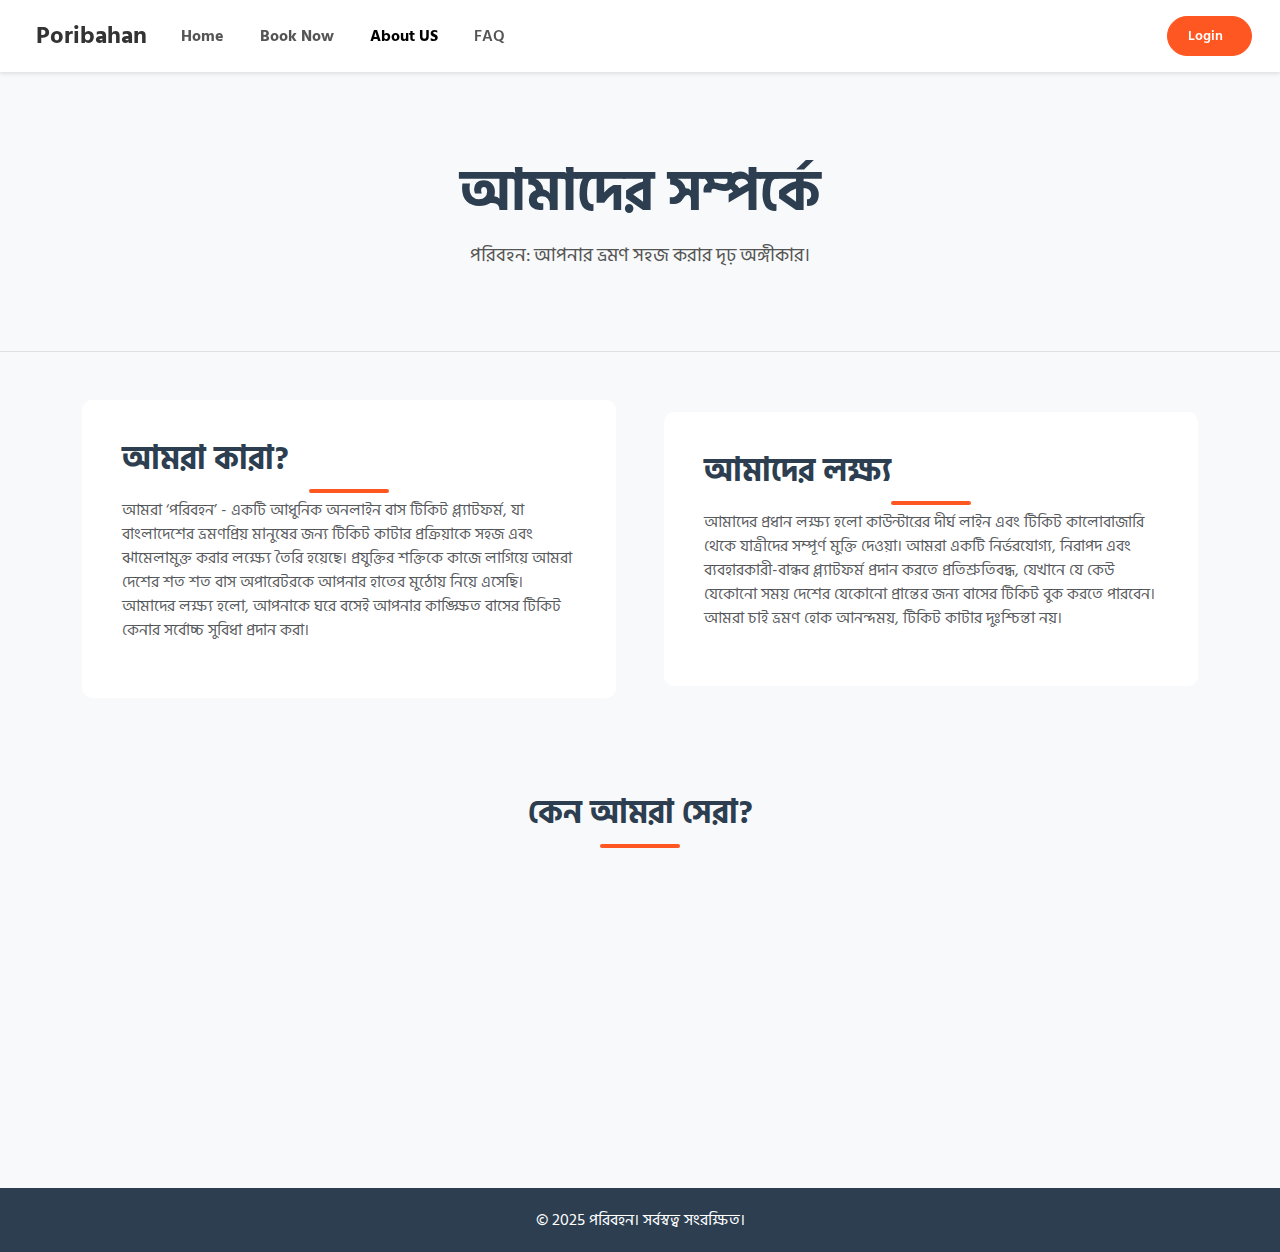
<file: AboutUS.html>
<!DOCTYPE html>
<html lang="bn">
<head>
    <meta charset="UTF-8">
    <meta name="viewport" content="width=device-width, initial-scale=1.0">
    <title>আমাদের সম্পর্কে - পরিবহন</title>
    <link href="https://cdn.jsdelivr.net/npm/bootstrap@5.3.3/dist/css/bootstrap.min.css" rel="stylesheet" integrity="sha384-QWTKZyjpPEjISv5WaRU9OFeRpok6YctnYmDr5pNlyT2bRjXh0JMhjY6hW+ALEwIH" crossorigin="anonymous">
    <link href="https://fonts.googleapis.com/css2?family=Hind+Siliguri:wght@400;600;700&display=swap" rel="stylesheet">
    <link rel="stylesheet" href="https://cdnjs.cloudflare.com/ajax/libs/font-awesome/6.5.2/css/all.min.css" integrity="sha512-SnH5WK+bZxgPHs44uWIX+LLJAJ9/2PkPKZ5QiAj6Ta86w+fsb2TkcmfRyVX3pBnMFcV7oQPJkl9QevSCWr3W6A==" crossorigin="anonymous" referrerpolicy="no-referrer" />

    <style>
        /* General Styling */
        body {
            font-family: 'Hind Siliguri', sans-serif;
            background-color: #f8f9fa;
            color: #333;
        }

        /* Navbar Styling (as requested, kept similar) */
        .navbar-custom {
            background-color: #ffffff;
            box-shadow: 0 2px 4px rgba(0,0,0,0.1);
            padding: 0.8rem 1rem;
        }

        .navbar-brand-custom {
            font-weight: 700;
            color: #333;
            font-size: 1.5rem;
        }

        .nav-link-custom {
            color: #555;
            font-weight: 600;
            margin: 0 10px;
        }
        .nav-link-custom:hover, .nav-link-custom.active {
            color: #ff5722;
        }
        
        .btn-login-custom {
            background-color: #ff5722;
            border-color: #ff5722;
            color: #fff;
            border-radius: 20px;
            padding: 8px 20px;
            font-size: 0.9rem;
            font-weight: 600;
            transition: background-color 0.3s;
        }
        .btn-login-custom:hover {
            background-color: #e64a19;
        }

        /* About Us Section Styling */
        .about-header {
    /* একটি হালকা প্যাটার্নের ইমেজ যোগ করা হয়েছে এবং কালো আস্তরণ সরানো হয়েছে */
    background-image: url('https://www.toptal.com/designers/subtlepatterns/uploads/light-grey-terrazzo.png');
    background-color: #f8f9fa; /* যদি ইমেজ লোড না হয়, তাহলে একটি হালকা রঙ দেখাবে */
    
    /* হালকা ব্যাকগ্রাউন্ডের উপর লেখাকে স্পষ্ট করার জন্য রঙ পরিবর্তন করা হয়েছে */
    color: #2c3e50; 
    padding: 80px 0;
    text-align: center;
    border-bottom: 1px solid #e0e0e0; /* সেকশনটিকে আলাদা করার জন্য একটি বর্ডার দেওয়া হয়েছে */
}

/* প্যারাগ্রাফের রঙও পরিবর্তন করা হয়েছে */
.about-header p { 
    font-size: 1.2rem; 
    max-width: 700px; 
    margin: 15px auto 0; 
    color: #555; /* মূল শিরোনামের থেকে সামান্য হালকা রঙ */
}

        .about-header h1 {
            font-size: 3.5rem;
            font-weight: 700;
        }

        .about-header p {
            font-size: 1.2rem;
            max-width: 700px;
            margin: 15px auto 0;
        }
        
        .section-title {
            text-align: center;
            margin-bottom: 50px;
            font-weight: 700;
            color: #2c3e50;
            position: relative;
        }

        .section-title::after {
            content: '';
            width: 80px;
            height: 4px;
            background-color: #ff5722;
            border-radius: 2px;
            position: absolute;
            bottom: -15px;
            left: 50%;
            transform: translateX(-50%);
        }

        .feature-card {
            background-color: #ffffff;
            border: none;
            border-radius: 10px;
            box-shadow: 0 4px 15px rgba(0,0,0,0.08);
            padding: 30px;
            text-align: center;
            transition: transform 0.3s, box-shadow 0.3s;
            height: 100%;
        }

        .feature-card:hover {
            transform: translateY(-10px);
            box-shadow: 0 8px 25px rgba(0,0,0,0.12);
        }

        .feature-icon {
            font-size: 3rem;
            color: #ff5722;
            margin-bottom: 20px;
        }
        
        .feature-card h5 {
            font-weight: 600;
            margin-bottom: 15px;
            color: #34495e;
        }

        .mission-section {
            background-color: #fff;
            padding: 40px;
            border-radius: 10px;
        }
        
        /* Footer Styling */
        .footer {
            background-color: #2c3e50;
            color: white;
            padding: 20px 0;
            text-align: center;
            margin-top: 50px;
        }

        /* Animation for fade-in effect on scroll */
        .fade-in-section {
            opacity: 0;
            transform: translateY(20px);
            transition: opacity 0.6s ease-out, transform 0.6s ease-out;
        }

        .fade-in-section.is-visible {
            opacity: 1;
            transform: translateY(0);
        }

    </style>
</head>
<body>

<header>
    <nav class="navbar navbar-expand-lg navbar-custom fixed-top">
        <div class="container-fluid">
            <a class="navbar-brand navbar-brand-custom" href="#">
                <i class="fas fa-bus-alt me-2" style="color: #ff5722;"></i>Poribahan
            </a>
            <button class="navbar-toggler" type="button" data-bs-toggle="collapse" data-bs-target="#navbarNav" aria-controls="navbarNav" aria-expanded="false" aria-label="Toggle navigation">
                <span class="navbar-toggler-icon"></span>
            </button>
            <div class="collapse navbar-collapse" id="navbarNav">
                <ul class="navbar-nav me-auto mb-2 mb-lg-0">
                    <li class="nav-item">
                        <a class="nav-link nav-link-custom" href="index.html"><strong>Home</strong></a>
                    </li>
                    <li class="nav-item">
                        <a class="nav-link nav-link-custom" href="booking.html"><strong> Book Now</strong></a>
                    </li>
                    <li class="nav-item">
                        <a class="nav-link nav-link-custom active" aria-current="page" href="AboutUS.html"><strong>About US</strong></a>
                    </li>
                    <li class="nav-item">
                        <a class="nav-link nav-link-custom" href="faq.html">FAQ</a>
                    </li>
                </ul>
                <div class="d-flex">
                    <button class="btn btn-login-custom" type="submit" id="loginButton">Login<i class="fas fa-user-circle ms-2"></i></button>
                </div>
            </div>
        </div>
    </nav>
</header>

<main style="padding-top: 80px;"> <section class="about-header">
        <div class="container">
            <h1>আমাদের সম্পর্কে</h1>
            <p>পরিবহন: আপনার ভ্রমণ সহজ করার দৃঢ় অঙ্গীকার।</p>
        </div>
    </section>

    <section class="container py-5">
        <div class="row align-items-center g-5">
            <div class="col-lg-6 fade-in-section">
                <div class="mission-section">
                    <h2 class="section-title" style="text-align: left; margin-bottom: 20px;">আমরা কারা?</h2>
                    <p class="text-muted">
                        আমরা ‘পরিবহন’ - একটি আধুনিক অনলাইন বাস টিকিট প্ল্যাটফর্ম, যা বাংলাদেশের ভ্রমণপ্রিয় মানুষের জন্য টিকিট কাটার প্রক্রিয়াকে সহজ এবং ঝামেলামুক্ত করার লক্ষ্যে তৈরি হয়েছে। প্রযুক্তির শক্তিকে কাজে লাগিয়ে আমরা দেশের শত শত বাস অপারেটরকে আপনার হাতের মুঠোয় নিয়ে এসেছি। আমাদের লক্ষ্য হলো, আপনাকে ঘরে বসেই আপনার কাঙ্ক্ষিত বাসের টিকিট কেনার সর্বোচ্চ সুবিধা প্রদান করা।
                    </p>
                </div>
            </div>
            <div class="col-lg-6 fade-in-section">
                 <div class="mission-section">
                     <h2 class="section-title" style="text-align: left; margin-bottom: 20px;">আমাদের লক্ষ্য</h2>
                    <p class="text-muted">
                        আমাদের প্রধান লক্ষ্য হলো কাউন্টারের দীর্ঘ লাইন এবং টিকিট কালোবাজারি থেকে যাত্রীদের সম্পূর্ণ মুক্তি দেওয়া। আমরা একটি নির্ভরযোগ্য, নিরাপদ এবং ব্যবহারকারী-বান্ধব প্ল্যাটফর্ম প্রদান করতে প্রতিশ্রুতিবদ্ধ, যেখানে যে কেউ যেকোনো সময় দেশের যেকোনো প্রান্তের জন্য বাসের টিকিট বুক করতে পারবেন। আমরা চাই ভ্রমণ হোক আনন্দময়, টিকিট কাটার দুঃশ্চিন্তা নয়।
                    </p>
                </div>
            </div>
        </div>
    </section>

    <section class="container py-5">
        <h2 class="section-title">কেন আমরা সেরা?</h2>
        <div class="row g-4">
            <div class="col-lg-3 col-md-6 fade-in-section">
                <div class="card feature-card">
                    <i class="fas fa-bus feature-icon"></i>
                    <h5>বিস্তৃত বাস নেটওয়ার্ক</h5>
                    <p class="text-muted">দেশের সকল রুটের সেরা বাস অপারেটরদের টিকিট এখন এক প্ল্যাটফর্মে।</p>
                </div>
            </div>
            <div class="col-lg-3 col-md-6 fade-in-section">
                <div class="card feature-card">
                    <i class="fas fa-mouse-pointer feature-icon"></i>
                    <h5>সহজ বুকিং প্রক্রিয়া</h5>
                    <p class="text-muted">মাত্র কয়েক ক্লিকেই আপনার পছন্দের সিট বেছে নিন এবং টিকিট কিনুন।</p>
                </div>
            </div>
            <div class="col-lg-3 col-md-6 fade-in-section">
                <div class="card feature-card">
                    <i class="fas fa-shield-alt feature-icon"></i>
                    <h5>নিরাপদ পেমেন্ট</h5>
                    <p class="text-muted">বিকাশ, রকেট, নগদ বা কার্ডের মাধ্যমে সম্পূর্ণ নিরাপদে পেমেন্ট করুন।</p>
                </div>
            </div>
            <div class="col-lg-3 col-md-6 fade-in-section">
                <div class="card feature-card">
                    <i class="fas fa-headset feature-icon"></i>
                    <h5>২৪/৭ গ্রাহক সহায়তা</h5>
                    <p class="text-muted">যেকোনো প্রয়োজনে আমাদের সাপোর্ট টিম সবসময় আপনার পাশে আছে।</p>
                </div>
            </div>
        </div>
    </section>

</main>

<footer class="footer">
    <div class="container">
        <p class="mb-0">&copy; 2025 পরিবহন। সর্বস্বত্ব সংরক্ষিত।</p>
    </div>
</footer>

<script src="https://cdn.jsdelivr.net/npm/bootstrap@5.3.3/dist/js/bootstrap.bundle.min.js" integrity="sha384-YvpcrYf0tY3lHB60NNkmXc5s9fDVZLESaAA55NDzOxhy9GkcIdslK1eN7N6jIeHz" crossorigin="anonymous"></script>
<script>
    // Redirect to login page on button click
    document.getElementById("loginButton").addEventListener("click", function(){
        // You can change "login.html" to your actual login page URL
        window.location.href = "login.html";
    });

    // JavaScript for fade-in animation on scroll
    const faders = document.querySelectorAll('.fade-in-section');

    const appearOptions = {
        threshold: 0.2, // item is 20% visible
        rootMargin: "0px 0px -50px 0px" // trigger a bit earlier
    };

    const appearOnScroll = new IntersectionObserver(function(entries, appearOnScroll) {
        entries.forEach(entry => {
            if (!entry.isIntersecting) {
                return;
            } else {
                entry.target.classList.add('is-visible');
                appearOnScroll.unobserve(entry.target);
            }
        });
    }, appearOptions);

    faders.forEach(fader => {
        appearOnScroll.observe(fader);
    });
</script>

</body>
</html>
</file>
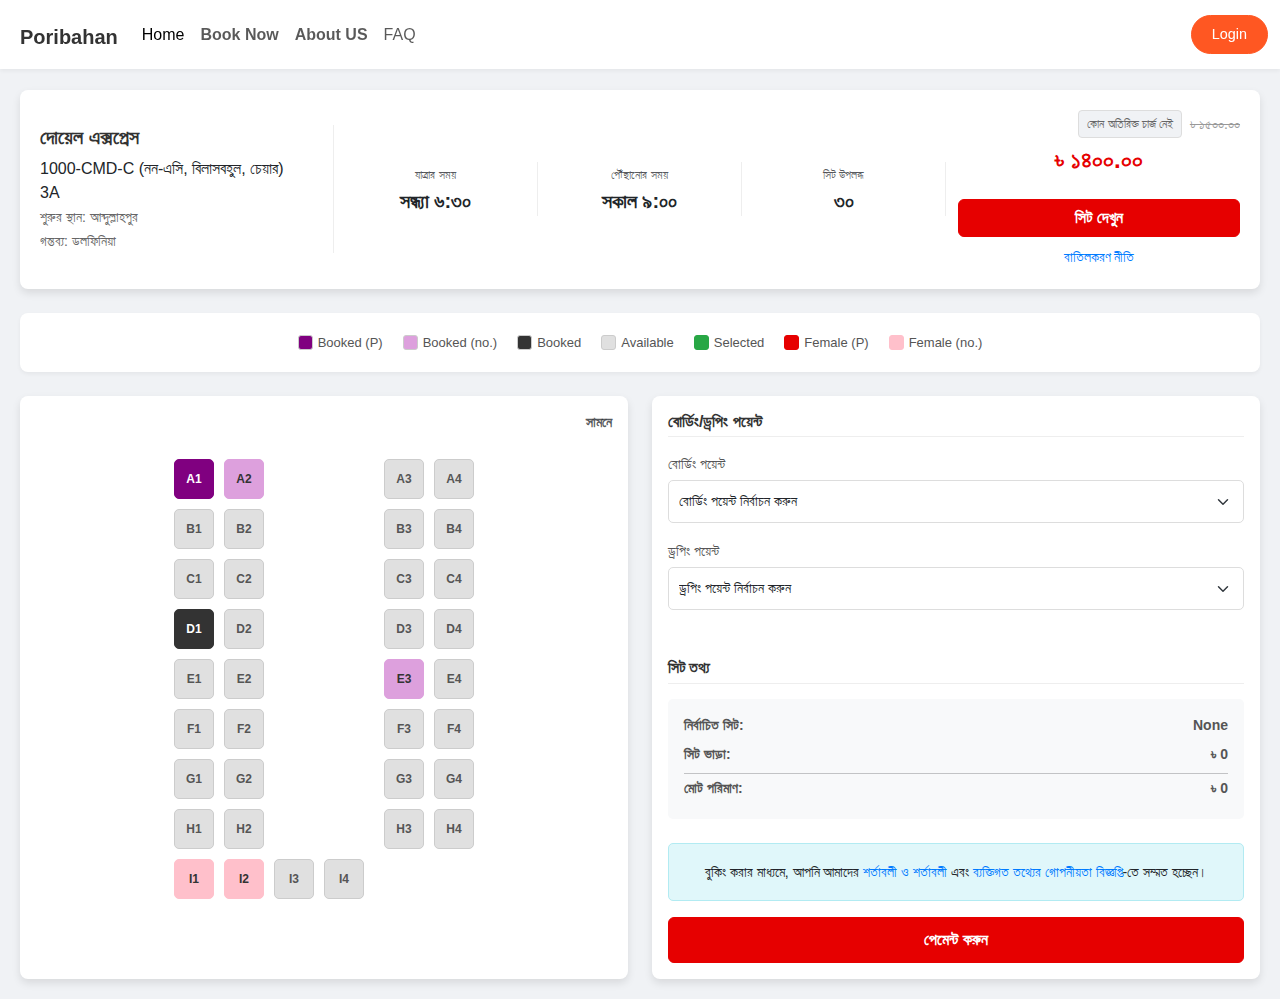
<file: booking.html>
<!DOCTYPE html>
<html lang="bn">
<head>
    <meta charset="UTF-8">
    <meta name="viewport" content="width=device-width, initial-scale=1.0">
    <title>অনলাইন টিকিট বুকিং</title>
    <link href="https://cdn.jsdelivr.net/npm/bootstrap@5.3.3/dist/css/bootstrap.min.css" rel="stylesheet" integrity="sha384-QWTKZyjpPEjISv5WaRU9OFeRpok6YctnYmDr5pNlyT2bRjXh0JMhjY6hW+ALEwIH" crossorigin="anonymous">
    <link rel="stylesheet" href="https://cdnjs.cloudflare.com/ajax/libs/font-awesome/6.5.2/css/all.min.css" integrity="sha512-SnH5WK+bZxgPHs44uWIX+LLJAJ9/2PkPKZ5QiAj6Ta86w+fsb2TkcmfRyVX3pBnMFcV7oQPJkl9QevSCWr3W6A==" crossorigin="anonymous" referrerpolicy="no-referrer" />
<style>
    body {
    font-family: Arial, sans-serif;
    background-color: #f0f2f5;
    padding-top: 70px; /* Adjusted for fixed navbar */
}

/* Header Section */
.header {
    background-color: #e60000;
    color: white;
    padding: 10px 0;
    font-size: 14px;
}

.bus-icon {
    height: 20px;
    width: auto;
}

.more-info-link {
    color: white;
    text-decoration: none;
    font-size: 13px;
}

.more-info-link:hover {
    text-decoration: underline;
    color: white;
}

/* Main Content */
.main-content {
    padding: 20px;
}

.bus-details-card {
    border: none;
    border-radius: 8px;
    box-shadow: 0 4px 8px rgba(0, 0, 0, 0.1);
}

.bus-details-card .card-body {
    padding: 20px;
}

.bus-details-card .border-end {
    border-right: 1px solid #eee !important;
}

.bus-details-card .card-title {
    color: #333;
    font-weight: bold;
    font-size: 20px;
}

.bus-details-card .card-text small {
    color: #666;
}

.bus-details-card .text-muted {
    font-size: 12px;
}

.bus-details-card .fs-5 {
    font-size: 1.25rem !important;
}

.price-strike-through {
    text-decoration: line-through;
    color: #999;
    font-size: 14px;
}

.price-display {
    color: #e60000;
    font-weight: bold;
    font-size: 24px;
}

.btn-danger {
    background-color: #e60000;
    border-color: #e60000;
    font-weight: bold;
}

.btn-danger:hover {
    background-color: #cc0000;
    border-color: #cc0000;
}

.btn-light {
    background-color: #f0f2f5;
    border-color: #ddd;
    color: #666;
    font-size: 12px;
}

.cancellation-policy-link {
    color: #007bff;
    text-decoration: none;
}

.cancellation-policy-link:hover {
    text-decoration: underline;
}

/* Seat Legend */
.seat-legend {
    background-color: #fff;
    border-radius: 8px;
    padding: 15px;
    box-shadow: 0 2px 4px rgba(0, 0, 0, 0.05);
    display: flex;
    justify-content: center;
    flex-wrap: wrap;
}

.legend-item {
    display: flex;
    align-items: center;
    font-size: 13px;
    color: #555;
    margin: 5px 10px;
}

.color-box {
    width: 15px;
    height: 15px;
    border: 1px solid #ccc;
    margin-right: 5px;
    border-radius: 3px;
}

.color-box.purple { background-color: #800080; }
.color-box.light-purple { background-color: #dda0dd; }
.color-box.black { background-color: #333; }
.color-box.light-grey { background-color: #e0e0e0; }
.color-box.green { background-color: #28a745; border-color: #28a745; }
.color-box.red { background-color: #e60000; border-color: #e60000; }
.color-box.pink { background-color: #ffc0cb; border-color: #ffc0cb; }

/* Seat Map Card */
.seat-map-card {
    border: none;
    border-radius: 8px;
    box-shadow: 0 4px 8px rgba(0, 0, 0, 0.1);
    height: 100%;
}

.small-bus-icon {
    height: 30px;
    width: auto;
}

.seat-grid {
    display: flex;
    justify-content: center;
    gap: 20px;
    padding-top: 10px;
}

.seat-column {
    display: flex;
    flex-direction: column;
    gap: 10px;
}

.seat-row {
    display: flex;
    gap: 10px;
}

.seat {
    width: 40px;
    height: 40px;
    border: 1px solid #ccc;
    border-radius: 5px;
    display: flex;
    justify-content: center;
    align-items: center;
    font-size: 12px;
    cursor: pointer;
    background-color: #e0e0e0; /* Available seat color */
    color: #555;
    transition: all 0.2s ease-in-out;
    font-weight: bold;
}

.seat-placeholder {
    width: 40px;
    height: 40px;
    visibility: hidden;
}

/* Seat states */
.seat.selected {
    background-color: #28a745;
    border-color: #28a745;
    color: white;
}
.seat.booked {
    background-color: #333;
    border-color: #333;
    color: white;
    cursor: not-allowed;
}
.seat.booked-m {
    background-color: #800080;
    border-color: #800080;
    color: white;
    cursor: not-allowed;
}
.seat.booked-f {
    background-color: #dda0dd;
    border-color: #dda0dd;
    color: #333;
    cursor: not-allowed;
}
.seat.ladies-m {
    background-color: #e60000;
    border-color: #e60000;
    color: white;
    cursor: not-allowed;
}
.seat.ladies-f {
    background-color: #ffc0cb;
    border-color: #ffc0cb;
    color: #333;
    cursor: not-allowed;
}

/* Form Card */
.form-card {
    border: none;
    border-radius: 8px;
    box-shadow: 0 4px 8px rgba(0, 0, 0, 0.1);
    height: 100%;
}

.form-section-title {
    font-weight: bold;
    color: #333;
    margin-bottom: 15px;
    padding-bottom: 5px;
    border-bottom: 1px solid #eee;
}

.form-label {
    font-size: 14px;
    color: #555;
    margin-bottom: 5px;
}

.form-control, .form-select {
    border-radius: 5px;
    border: 1px solid #ddd;
    padding: 10px;
    font-size: 14px;
}

.submit-btn {
    font-size: 16px;
    padding: 10px;
}

.info-text {
    font-size: 13px;
    color: #666;
    background-color: #f8f9fa;
    border-left: 4px solid #e60000;
    padding: 10px;
    border-radius: 4px;
    line-height: 1.4;
}

.click-here-link {
    color: #007bff;
    text-decoration: none;
    font-weight: bold;
}

.click-here-link:hover {
    text-decoration: underline;
}

.seat-info-box {
    background-color: #f8f9fa;
    border-radius: 5px;
}

.seat-info-box p {
    font-size: 14px;
    color: #555;
    font-weight: bold;
}

.seat-info-box .fas {
    color: #999;
    font-size: 12px;
}

.agreement-box {
    background-color: #e0f7fa;
    border: 1px solid #b2ebf2;
    border-radius: 5px;
}

.agreement-box a {
    color: #007bff;
    text-decoration: none;
}

.agreement-box a:hover {
    text-decoration: underline;
}

/* Navbar css */
 .navbar {
    background-color: #fff;
    box-shadow: 0 2px 4px rgba(0,0,0,.05);
    position: fixed;
    width:100%;
    top: 0;
    left: 0;
    z-index: 1000;
}
.navbar-brand {
    font-weight: 700;
    color: #333;
}
.d-flex .btn-login-custom{
    background-color: #ff5722;
    border-color: #ff5722;
    color: #fff;
    border-radius: 20px;
    padding: 8px 20px;
    font-size: 0.9rem;
}

/* Media Queries for Responsiveness */
@media (max-width: 768px) {
    .bus-details-card .border-end {
        border-right: none !important;
        border-bottom: 1px solid #eee !important;
        padding-bottom: 15px;
        margin-bottom: 15px;
    }
    .bus-details-card .col-md-3,
    .bus-details-card .col-md-2 {
        text-align: left !important;
    }
    .bus-details-card .price-display {
        text-align: left;
    }
    .bus-details-card .d-flex.justify-content-end {
        justify-content: flex-start !important;
    }
    .seat-grid {
        flex-direction: column;
        align-items: center;
    }
    .seat-column {
        width: 100%;
        align-items: center;
    }
}

@media (max-width: 576px) {
    .header-text {
        font-size: 12px;
    }
    .more-info-link {
        font-size: 11px;
    }
    .legend-item {
        margin: 3px 5px;
        font-size: 12px;
    }
    .seat {
        width: 35px;
        height: 35px;
    }
    .seat-placeholder {
        width: 35px;
        height: 35px;
    }
}

</style>
</head>
<body>

    <header>
    <nav class="navbar navbar-expand-lg">
        <div class="container-fluid">
            <a class="navbar-brand" href="#">
                <i class="fas fa-bus-alt me-2" style="color: #ff5722; font-size: 1.8rem;"></i>Poribahan
            </a>
            <button class="navbar-toggler" type="button" data-bs-toggle="collapse" data-bs-target="#navbarNav" aria-controls="navbarNav" aria-expanded="false" aria-label="Toggle navigation">
                <span class="navbar-toggler-icon"></span>
            </button>
            <div class="collapse navbar-collapse" id="navbarNav">
                <ul class="navbar-nav me-auto mb-2 mb-lg-0">
                    <li class="nav-item">
                        <a class="nav-link active" aria-current="page" href="index.html">Home</a>
                    </li>
                    <li class="nav-item">
                        <a class="nav-link" href="booking.html"><strong>Book Now</strong></a>
                    </li>
                    <li class="nav-item">
                        <a class="nav-link" href="AboutUS.html"><strong>About US</strong></a>
                    </li>
                    <li class="nav-item">
                        <a class="nav-link" href="faq.html">FAQ</a>
                    </li>
                </ul>
                <div class="d-flex">
                    <button class="btn btn-login-custom" type="submit" id="loginButton">Login <i class="fas fa-user-circle"></i></button>
                </div>
            </div>
        </div>
    </nav>
    </header>

    <div class="container-fluid main-content">
        <div class="card bus-details-card">
            <div class="card-body">
                <div class="row align-items-center">
                    <div class="col-md-3 border-end">
                        <h5 class="card-title">দোয়েল এক্সপ্রেস</h5>
                        <p class="card-text mb-0">1000-CMD-C (নন-এসি, বিলাসবহুল, চেয়ার)</p>
                        <p class="card-text mb-0">3A</p>
                        <p class="card-text mb-0"><small>শুরুর স্থান: আব্দুল্লাহপুর</small></p>
                        <p class="card-text"><small>গন্তব্য: ডলফিনিয়া</small></p>
                    </div>
                    <div class="col-md-2 text-center border-end">
                        <small class="text-muted">যাত্রার সময়</small>
                        <p class="mb-0 fs-5 fw-bold">সন্ধ্যা ৬:৩০</p>
                    </div>
                    <div class="col-md-2 text-center border-end">
                        <small class="text-muted">পৌঁছানোর সময়</small>
                        <p class="mb-0 fs-5 fw-bold">সকাল ৯:০০</p>
                    </div>
                    <div class="col-md-2 text-center border-end">
                        <small class="text-muted">সিট উপলব্ধ</small>
                        <p class="mb-0 fs-5 fw-bold">৩০</p>
                    </div>
                    <div class="col-md-3 text-center">
                        <div class="d-flex align-items-center justify-content-end mb-2">
                            <button class="btn btn-light btn-sm me-2">কোন অতিরিক্ত চার্জ নেই</button>
                            <span class="price-strike-through">৳ ১৫০০.০০</span>
                        </div>
                        <h4 class="price-display">৳ ১৪০০.০০</h4>
                        <button class="btn btn-danger btn-block mt-3 w-100">সিট দেখুন</button>
                        <p class="mt-2 mb-0"><small><a href="https://www.getjobber.com/academy/company-cancellation-policy-template-and-examples/" class="cancellation-policy-link">বাতিলকরণ নীতি</a></small></p>
                    </div>
                </div>
            </div>
        </div>

        <div class="seat-legend mt-4">
            <div class="legend-item"><div class="color-box purple"></div><span>Booked (P)</span></div>
            <div class="legend-item"><div class="color-box light-purple"></div><span>Booked (no.)</span></div>
            <div class="legend-item"><div class="color-box black"></div><span>Booked</span></div>
            <div class="legend-item"><div class="color-box light-grey"></div><span>Available</span></div>
            <div class="legend-item"><div class="color-box green"></div><span>Selected</span></div>
            <div class="legend-item"><div class="color-box red"></div><span>Female (P)</span></div>
            <div class="legend-item"><div class="color-box pink"></div><span>Female (no.)</span></div>
        </div>

        <div class="row mt-4">
            <div class="col-lg-6 mb-4 mb-lg-0">
                <div class="card seat-map-card p-3">
                    <div class="d-flex justify-content-between align-items-center mb-3">
                        <i class="fas fa-couch fa-2x"></i> <div class="text-muted small fw-bold">সামনে</div>
                    </div>
                    <div class="seat-grid">
                        <div class="seat-column">
                            <div class="seat-row"><div class="seat booked-m">A1</div><div class="seat booked-f">A2</div></div>
                            <div class="seat-row"><div class="seat">B1</div><div class="seat">B2</div></div>
                            <div class="seat-row"><div class="seat">C1</div><div class="seat">C2</div></div>
                            <div class="seat-row"><div class="seat booked">D1</div><div class="seat">D2</div></div>
                            <div class="seat-row"><div class="seat">E1</div><div class="seat">E2</div></div>
                            <div class="seat-row"><div class="seat">F1</div><div class="seat">F2</div></div>
                            <div class="seat-row"><div class="seat">G1</div><div class="seat">G2</div></div>
                            <div class="seat-row"><div class="seat">H1</div><div class="seat">H2</div></div>
                            <div class="seat-row"><div class="seat ladies-f">I1</div><div class="seat ladies-f">I2</div><div class="seat">I3</div><div class="seat">I4</div></div>
                        </div>
                        <div class="seat-column">
                            <div class="seat-row"><div class="seat">A3</div><div class="seat">A4</div></div>
                            <div class="seat-row"><div class="seat">B3</div><div class="seat">B4</div></div>
                            <div class="seat-row"><div class="seat">C3</div><div class="seat">C4</div></div>
                            <div class="seat-row"><div class="seat">D3</div><div class="seat">D4</div></div>
                            <div class="seat-row"><div class="seat booked-f">E3</div><div class="seat">E4</div></div>
                            <div class="seat-row"><div class="seat">F3</div><div class="seat">F4</div></div>
                             <div class="seat-row"><div class="seat">G3</div><div class="seat">G4</div></div>
                            <div class="seat-row"><div class="seat">H3</div><div class="seat">H4</div></div>
                        </div>
                    </div>
                </div>
            </div>

            <div class="col-lg-6">
                <div class="card p-3 form-card">
                    <h6 class="form-section-title">বোর্ডিং/ড্রপিং পয়েন্ট</h6>
                    <div class="mb-3">
                        <label for="boardingPoint" class="form-label">বোর্ডিং পয়েন্ট</label>
                        <select class="form-select" id="boardingPoint">
                            <option selected>বোর্ডিং পয়েন্ট নির্বাচন করুন</option>
                            <option value="1">আব্দুল্লাহপুর</option>
                            <option value="2">এয়ারপোর্ট</option>
                            <option value="3">মহাখালী</option>
                        </select>
                    </div>
                    <div class="mb-4">
                        <label for="droppingPoint" class="form-label">ড্রপিং পয়েন্ট</label>
                        <select class="form-select" id="droppingPoint">
                            <option selected>ড্রপিং পয়েন্ট নির্বাচন করুন</option>
                            <option value="1">ডলফিনিয়া</option>
                            <option value="2">কক্সবাজার</option>
                            <option value="3">টেকনাফ</option>
                        </select>
                    </div>

                    <h6 class="form-section-title mt-4">সিট তথ্য</h6>
                    <div class="seat-info-box p-3">
                        <p class="mb-2">নির্বাচিত সিট: <span class="float-end" id="selected-seats">None</span></p>
                        <p class="mb-2">সিট ভাড়া: <span class="float-end" id="seat-fare">৳ 0</span></p>
                        <hr class="my-1">
                        <p class="mb-1 fw-bold">মোট পরিমাণ: <span class="float-end" id="total-fare">৳ 0</span></p>
                    </div>

                    <div class="agreement-box mt-4 p-3 text-center">
                        <p class="mb-0"><small>বুকিং করার মাধ্যমে, আপনি আমাদের <a href="#">শর্তাবলী ও শর্তাবলী</a> এবং <a href="#">ব্যক্তিগত তথ্যের গোপনীয়তা বিজ্ঞপ্তি</a>-তে সম্মত হচ্ছেন।</small></p>
                    </div>

                    <button class="btn btn-danger submit-btn w-100 mt-3">পেমেন্ট করুন</button>

                </div>
            </div>
        </div>
    </div>

    <script src="https://cdn.jsdelivr.net/npm/bootstrap@5.3.3/dist/js/bootstrap.bundle.min.js" integrity="sha384-YvpcrYf0tY3lHB60NNkmXc5s9fDVZLESaAA55NDzOxhy9GkcIdslK1eN7N6jIeHz" crossorigin="anonymous"></script>

<script>
// Wait for the DOM to be fully loaded before running the script
document.addEventListener('DOMContentLoaded', () => {

    const seatGrid = document.querySelector('.seat-grid');
    const selectedSeatsEl = document.getElementById('selected-seats');
    const seatFareEl = document.getElementById('seat-fare');
    const totalFareEl = document.getElementById('total-fare');

    const seatPrice = 1400; // Price per seat

    // Function to update the fare calculation and selected seats display
    const updateSelection = () => {
        const selectedSeats = document.querySelectorAll('.seat.selected');
        const selectedSeatsCount = selectedSeats.length;

        // Create an array of seat numbers from the selected seats
        const seatsIndexArray = Array.from(selectedSeats).map(seat => seat.innerText);
        
        // Update the display for selected seat numbers
        if (seatsIndexArray.length > 0) {
            selectedSeatsEl.innerText = seatsIndexArray.join(', ');
        } else {
            selectedSeatsEl.innerText = 'None';
        }

        // Calculate and update the total fare
        const currentFare = selectedSeatsCount * seatPrice;
        seatFareEl.innerText = `৳ ${currentFare}`;
        totalFareEl.innerText = `৳ ${currentFare}`;
    };

    // Add a single event listener to the seat grid for efficiency (Event Delegation)
    seatGrid.addEventListener('click', (e) => {
        // Check if the clicked element is a seat and is not already booked/reserved
        if (e.target.classList.contains('seat') && 
            !e.target.classList.contains('booked') &&
            !e.target.classList.contains('booked-m') &&
            !e.target.classList.contains('booked-f') &&
            !e.target.classList.contains('ladies-m') && // Assuming men cannot book ladies' seats
            !e.target.classList.contains('ladies-f')) {

            // Toggle the 'selected' class on the clicked seat
            e.target.classList.toggle('selected');
            
            // Update the display and fare
            updateSelection();
        }
    });
    
    // Initial call to set the display correctly on page load
    updateSelection();
});

// Redirect to login page on button click
document.getElementById("loginButton").addEventListener("click", function() {
    // You can change "login.html" to your actual login page URL
    window.location.href = "#"; 
});

</script>

</body>
</html>
</file>
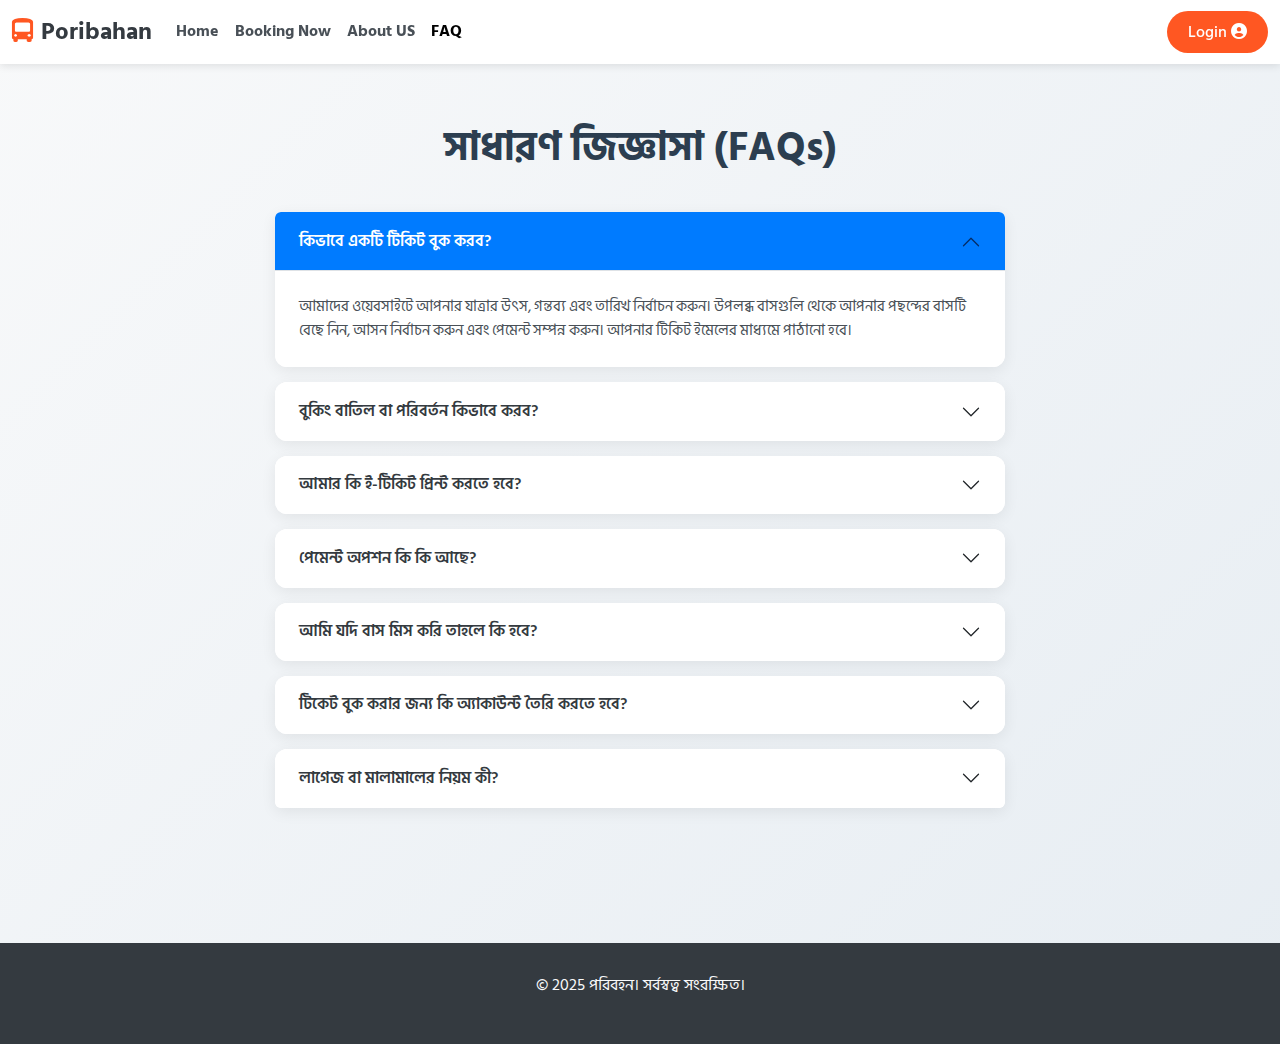
<file: faq.html>
<!DOCTYPE html>
<html lang="bn">
<head>
    <meta charset="UTF-8">
    <meta name="viewport" content="width=device-width, initial-scale=1.0">
    <meta name="description" content="পরিবহন বাস টিকেট বুকিং সম্পর্কিত সাধারণ জিজ্ঞাসাসমূহ। আপনার সকল প্রশ্নের উত্তর এখানে খুঁজুন।">
    <title>সাধারণ জিজ্ঞাসা - পরিবহন</title>

    <!-- Google Fonts: Hind Siliguri for Bengali -->
    <link rel="preconnect" href="https://fonts.googleapis.com">
    <link rel="preconnect" href="https://fonts.gstatic.com" crossorigin>
    <link href="https://fonts.googleapis.com/css2?family=Hind+Siliguri:wght@400;500;600;700&display=swap" rel="stylesheet">

    <!-- Bootstrap CSS -->
    <link href="https://cdn.jsdelivr.net/npm/bootstrap@5.3.3/dist/css/bootstrap.min.css" rel="stylesheet" xintegrity="sha384-QWTKZyjpPEjISv5WaRU9OFeRpok6rs_b2mQxSWgY4pOMqjI2siOHL5zG/zt1eP3B" crossorigin="anonymous">

    <!-- Font Awesome CSS -->
    <link rel="stylesheet" href="https://cdnjs.cloudflare.com/ajax/libs/font-awesome/6.5.2/css/all.min.css" xintegrity="sha512-SnH5WK+bZxgPHs44uWIX+LLJAJ9/2PkPKZ5QiAj6Ta86w+fsb2TkcmfRyVX3pBnMFcV7oQPJkl9QevSCWr3W6A==" crossorigin="anonymous" referrerpolicy="no-referrer" />

    <style>
        /* --- General Body & Animated Background --- */
        body {
            font-family: 'Hind Siliguri', Arial, sans-serif;
            line-height: 1.6;
            background: linear-gradient(-45deg, #eef1f5, #d6e0ef, #e1e9f0, #f8f9fa);
            background-size: 400% 400%;
            animation: gradientBG 15s ease infinite;
        }

        @keyframes gradientBG {
            0% { background-position: 0% 50%; }
            50% { background-position: 100% 50%; }
            100% { background-position: 0% 50%; }
        }

        /* --- Header & Navbar --- */
        .navbar {
            box-shadow: 0 2px 8px rgba(0,0,0,0.1);
            background-color: #ffffff;
            transition: background-color 0.3s ease;
        }
        .navbar-brand {
            font-weight: 700;
            font-size: 1.5rem;
            color: #343a40;
        }
        .navbar-brand .fa-bus-alt {
            color: #ff5722;
        }
        .nav-link {
            font-weight: 500;
            color: #495057;
            transition: color 0.3s ease;
        }
        .nav-link:hover, .nav-link.active {
            color: #007bff;
        }
        .nav-link.active {
            font-weight: 600;
        }
        .btn-login-custom {
            background-color: #ff5722;
            color: #ffffff;
            border-radius: 50px;
            padding: 8px 20px;
            font-weight: 500;
            transition: background-color 0.3s ease, box-shadow 0.3s ease;
        }
        .btn-login-custom:hover {
            background-color: #0056b3;
            color: #ffffff;
            box-shadow: 0 4px 12px rgba(0, 86, 179, 0.25);
        }

        /* --- FAQ Section --- */
        .faq-section {
            padding: 60px 15px;
        }
        .faq-title {
            color: #2c3e50;
            margin-bottom: 40px;
            font-weight: 700;
        }
        .accordion-item {
            margin-bottom: 15px;
            border: none;
            border-radius: 12px;
            overflow: hidden;
            box-shadow: 0 4px 15px rgba(0,0,0,0.07);
            transition: box-shadow 0.3s ease-in-out;
        }
        .accordion-item:hover {
            box-shadow: 0 8px 25px rgba(0,0,0,0.1);
        }
        .accordion-button {
            font-weight: 600;
            color: #343a40;
            background-color: #ffffff;
            padding: 1.2rem 1.5rem;
        }
        .accordion-button:not(.collapsed) {
            color: #ffffff;
            background-color: #007bff;
        }
        .accordion-button:focus {
            box-shadow: 0 0 0 0.25rem rgba(0, 123, 255, 0.25);
            border-color: transparent;
        }
        .accordion-body {
            color: #495057;
            background-color: #ffffff;
            font-size: 0.95rem;
            padding: 1.5rem;
        }

        /* --- Footer --- */
        .footer {
            background-color: #343a40;
            color: #f8f9fa;
            padding: 30px 0;
            text-align: center;
            margin-top: 60px;
        }

        /* --- Back to Top Button --- */
        #backToTopBtn {
            display: none;
            position: fixed;
            bottom: 20px;
            right: 20px;
            z-index: 1030;
            border: none;
            background-color: #007bff;
            color: white;
            cursor: pointer;
            padding: 10px 15px;
            border-radius: 50%;
            font-size: 18px;
            box-shadow: 0 4px 8px rgba(0,0,0,0.2);
            transition: opacity 0.3s, visibility 0.3s, background-color 0.3s;
        }
        #backToTopBtn:hover {
            background-color: #0056b3;
        }
    </style>
</head>
<body>

<header>
    <nav class="navbar navbar-expand-lg sticky-top">
        <div class="container-fluid">
            <a class="navbar-brand" href="#">
                <i class="fas fa-bus-alt me-2"></i>Poribahan 
            </a>
            <button class="navbar-toggler" type="button" data-bs-toggle="collapse" data-bs-target="#navbarNav" aria-controls="navbarNav" aria-expanded="false" aria-label="Toggle navigation">
                <span class="navbar-toggler-icon"></span>
            </button>
            <div class="collapse navbar-collapse" id="navbarNav">
                <ul class="navbar-nav me-auto mb-2 mb-lg-0">
                    <li class="nav-item">
                        <a class="nav-link" href="index.html"><strong>Home</strong></a>
                    </li>
                    <li class="nav-item">
                        <a class="nav-link" href="booking.html"><strong>Booking Now</strong></a>
                    </li>
                    <li class="nav-item">
                        <a class="nav-link" href="AboutUS.html"><strong>About US </strong></a>
                    </li>
                    <li class="nav-item">
                        <a class="nav-link active" aria-current="page" href="faq.html"><strong>FAQ </strong></a>
                    </li>
                </ul>
                <div class="d-flex">
                    <button class="btn btn-login-custom" type="button" id="loginButton">Login <i class="fas fa-user-circle"></i></button>
                </div>
            </div>
        </div>
    </nav>
</header>

<main class="container">
    <div class="row justify-content-center">
        <div class="col-md-10 col-lg-8 faq-section">
            <h1 class="text-center faq-title">সাধারণ জিজ্ঞাসা (FAQs)</h1>
            <div class="accordion" id="faqAccordion">

                <!-- Question 1 -->
                <div class="accordion-item">
                    <h2 class="accordion-header" id="headingOne">
                        <button class="accordion-button" type="button" data-bs-toggle="collapse" data-bs-target="#collapseOne" aria-expanded="true" aria-controls="collapseOne">
                            কিভাবে একটি টিকিট বুক করব?
                        </button>
                    </h2>
                    <div id="collapseOne" class="accordion-collapse collapse show" aria-labelledby="headingOne" data-bs-parent="#faqAccordion">
                        <div class="accordion-body">
                            আমাদের ওয়েবসাইটে আপনার যাত্রার উৎস, গন্তব্য এবং তারিখ নির্বাচন করুন। উপলব্ধ বাসগুলি থেকে আপনার পছন্দের বাসটি বেছে নিন, আসন নির্বাচন করুন এবং পেমেন্ট সম্পন্ন করুন। আপনার টিকিট ইমেলের মাধ্যমে পাঠানো হবে।
                        </div>
                    </div>
                </div>

                <!-- Question 2 -->
                <div class="accordion-item">
                    <h2 class="accordion-header" id="headingTwo">
                        <button class="accordion-button collapsed" type="button" data-bs-toggle="collapse" data-bs-target="#collapseTwo" aria-expanded="false" aria-controls="collapseTwo">
                            বুকিং বাতিল বা পরিবর্তন কিভাবে করব?
                        </button>
                    </h2>
                    <div id="collapseTwo" class="accordion-collapse collapse" aria-labelledby="headingTwo" data-bs-parent="#faqAccordion">
                        <div class="accordion-body">
                            টিকেট বাতিল বা পরিবর্তনের জন্য, আপনার বুকিং রেফারেন্স নম্বর এবং ইমেল আইডি ব্যবহার করে 'আমার বুকিং' সেকশনে যান। বাতিলকরণ নীতি অনুযায়ী নির্দিষ্ট চার্জ প্রযোজ্য হতে পারে।
                        </div>
                    </div>
                </div>

                <!-- Question 3 -->
                <div class="accordion-item">
                    <h2 class="accordion-header" id="headingThree">
                        <button class="accordion-button collapsed" type="button" data-bs-toggle="collapse" data-bs-target="#collapseThree" aria-expanded="false" aria-controls="collapseThree">
                            আমার কি ই-টিকিট প্রিন্ট করতে হবে?
                        </button>
                    </h2>
                    <div id="collapseThree" class="accordion-collapse collapse" aria-labelledby="headingThree" data-bs-parent="#faqAccordion">
                        <div class="accordion-body">
                            না, সাধারণত আপনার ই-টিকিটের একটি ডিজিটাল কপি (মোবাইলে) দেখালেই হবে। তবে, কিছু অপারেটর প্রিন্ট করা কপি চাইতে পারে, তাই নিশ্চিত হওয়ার জন্য বুকিংয়ের সময় নির্দেশাবলী দেখে নিন।
                        </div>
                    </div>
                </div>

                <!-- Question 4 -->
                <div class="accordion-item">
                    <h2 class="accordion-header" id="headingFour">
                        <button class="accordion-button collapsed" type="button" data-bs-toggle="collapse" data-bs-target="#collapseFour" aria-expanded="false" aria-controls="collapseFour">
                            পেমেন্ট অপশন কি কি আছে?
                        </button>
                    </h2>
                    <div id="collapseFour" class="accordion-collapse collapse" aria-labelledby="headingFour" data-bs-parent="#faqAccordion">
                        <div class="accordion-body">
                            আমরা ক্রেডিট কার্ড, ডেবিট কার্ড, মোবাইল ব্যাংকিং (যেমন বিকাশ, নগদ, রকেট) এবং ইন্টারনেট ব্যাংকিং সহ বিভিন্ন সুরক্ষিত পেমেন্ট অপশন গ্রহণ করি।
                        </div>
                    </div>
                </div>

                <!-- Question 5 -->
                <div class="accordion-item">
                    <h2 class="accordion-header" id="headingFive">
                        <button class="accordion-button collapsed" type="button" data-bs-toggle="collapse" data-bs-target="#collapseFive" aria-expanded="false" aria-controls="collapseFive">
                            আমি যদি বাস মিস করি তাহলে কি হবে?
                        </button>
                    </h2>
                    <div id="collapseFive" class="accordion-collapse collapse" aria-labelledby="headingFive" data-bs-parent="#faqAccordion">
                        <div class="accordion-body">
                            আপনি যদি আপনার বাস মিস করেন, তবে সাধারণত টিকিটের টাকা ফেরত দেওয়া হয় না বা টিকিট পরিবর্তন করা হয় না। সময়মতো বাস কাউন্টারে পৌঁছানোর জন্য অনুরোধ করা হচ্ছে।
                        </div>
                    </div>
                </div>

                <!-- Question 6 -->
                <div class="accordion-item">
                    <h2 class="accordion-header" id="headingSix">
                        <button class="accordion-button collapsed" type="button" data-bs-toggle="collapse" data-bs-target="#collapseSix" aria-expanded="false" aria-controls="collapseSix">
                            টিকেট বুক করার জন্য কি অ্যাকাউন্ট তৈরি করতে হবে?
                        </button>
                    </h2>
                    <div id="collapseSix" class="accordion-collapse collapse" aria-labelledby="headingSix" data-bs-parent="#faqAccordion">
                        <div class="accordion-body">
                            টিকেট বুক করার জন্য অ্যাকাউন্ট তৈরি করা বাধ্যতামূলক নয়, তবে একটি অ্যাকাউন্ট থাকলে আপনি আপনার বুকিং হিস্টরি দেখতে পারবেন, দ্রুত বুকিং করতে পারবেন এবং বিশেষ অফার পেতে পারবেন।
                        </div>
                    </div>
                </div>
                
                <!-- New Question 7 -->
                <div class="accordion-item">
                    <h2 class="accordion-header" id="headingSeven">
                        <button class="accordion-button collapsed" type="button" data-bs-toggle="collapse" data-bs-target="#collapseSeven" aria-expanded="false" aria-controls="collapseSeven">
                            লাগেজ বা মালামালের নিয়ম কী?
                        </button>
                    </h2>
                    <div id="collapseSeven" class="accordion-collapse collapse" aria-labelledby="headingSeven" data-bs-parent="#faqAccordion">
                        <div class="accordion-body">
                            সাধারণত প্রত্যেক যাত্রীর জন্য নির্দিষ্ট পরিমাণ ওজনের লাগেজ বিনামূল্যে বহন করার অনুমতি থাকে। অতিরিক্ত লাগেজের জন্য চার্জ প্রযোজ্য হতে পারে। মূল্যবান জিনিসপত্র, ভঙ্গুর সামগ্রী বা নিষিদ্ধ কোনো বস্তু বহন করা থেকে বিরত থাকুন।
                        </div>
                    </div>
                </div>

            </div>
        </div>
    </div>
</main>

<footer class="footer">
    <div class="container">
        <p>&copy; 2025 পরিবহন। সর্বস্বত্ব সংরক্ষিত।</p>
    </div>
</footer>

<!-- Back to Top Button HTML -->
<button id="backToTopBtn" title="উপরে যান"><i class="fas fa-arrow-up"></i></button>

<!-- Bootstrap JS Bundle -->
<script src="https://cdn.jsdelivr.net/npm/bootstrap@5.3.3/dist/js/bootstrap.bundle.min.js" xintegrity="sha384-YvpcrYf0tY3lHB60NNkmXc5s9fDVZLESaAA55NDzOxhy9GkcIdslK1eN7N6jIeHz" crossorigin="anonymous"></script>

<!-- Custom JS for Back to Top Button -->
<script>
    // Get the button
    const backToTopButton = document.getElementById("backToTopBtn");

    // When the user scrolls down 100px from the top of the document, show the button
    window.onscroll = function() {
        scrollFunction();
    };

    function scrollFunction() {
        if (document.body.scrollTop > 100 || document.documentElement.scrollTop > 100) {
            backToTopButton.style.display = "block";
        } else {
            backToTopButton.style.display = "none";
        }
    }

    // When the user clicks on the button, scroll to the top of the document
    backToTopButton.addEventListener("click", function() {
        window.scrollTo({top: 0, behavior: 'smooth'});
    });



    // log in button 

    <script src="https://cdn.jsdelivr.net/npm/bootstrap@5.3.3/dist/js/bootstrap.bundle.min.js" integrity="sha384-YvpcrYf0tY3lHB60NNkmXc5s9fDVZLESaAA55NDzOxhy9GkcIdslK1eN7N6jIeHz" crossorigin="anonymous"></script>
<script>
    // Redirect to login page on button click
    document.getElementById("loginButton").addEventListener("click", function(){
        // You can change "login.html" to your actual login page URL
        window.location.href = "login.html";
    });

    // JavaScript for fade-in animation on scroll
    const faders = document.querySelectorAll('.fade-in-section');

    const appearOptions = {
        threshold: 0.2, // item is 20% visible
        rootMargin: "0px 0px -50px 0px" // trigger a bit earlier
    };

    const appearOnScroll = new IntersectionObserver(function(entries, appearOnScroll) {
        entries.forEach(entry => {
            if (!entry.isIntersecting) {
                return;
            } else {
                entry.target.classList.add('is-visible');
                appearOnScroll.unobserve(entry.target);
            }
        });
    }, appearOptions);

    faders.forEach(fader => {
        appearOnScroll.observe(fader);
    });
</script>
</script>

</body>
</html>
</file>
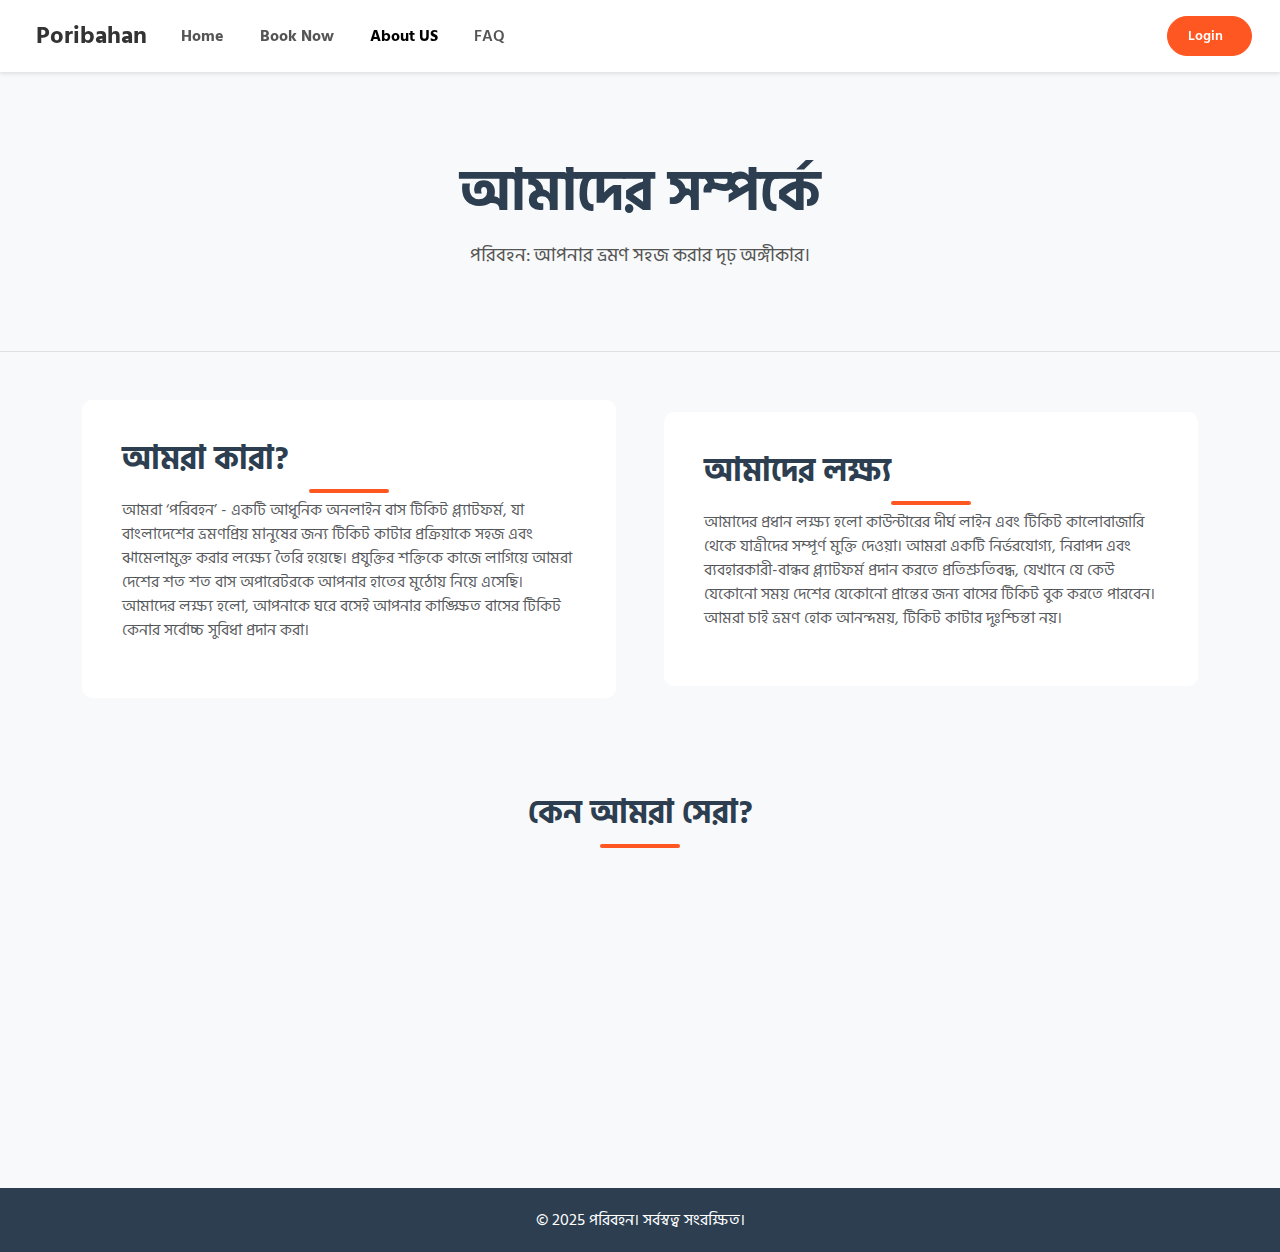
<file: BUS Ticket Booking/AboutUS.html>
<!DOCTYPE html>
<html lang="bn">
<head>
    <meta charset="UTF-8">
    <meta name="viewport" content="width=device-width, initial-scale=1.0">
    <title>আমাদের সম্পর্কে - পরিবহন</title>
    <link href="https://cdn.jsdelivr.net/npm/bootstrap@5.3.3/dist/css/bootstrap.min.css" rel="stylesheet" integrity="sha384-QWTKZyjpPEjISv5WaRU9OFeRpok6YctnYmDr5pNlyT2bRjXh0JMhjY6hW+ALEwIH" crossorigin="anonymous">
    <link href="https://fonts.googleapis.com/css2?family=Hind+Siliguri:wght@400;600;700&display=swap" rel="stylesheet">
    <link rel="stylesheet" href="https://cdnjs.cloudflare.com/ajax/libs/font-awesome/6.5.2/css/all.min.css" integrity="sha512-SnH5WK+bZxgPHs44uWIX+LLJAJ9/2PkPKZ5QiAj6Ta86w+fsb2TkcmfRyVX3pBnMFcV7oQPJkl9QevSCWr3W6A==" crossorigin="anonymous" referrerpolicy="no-referrer" />

    <style>
        /* General Styling */
        body {
            font-family: 'Hind Siliguri', sans-serif;
            background-color: #f8f9fa;
            color: #333;
        }

        /* Navbar Styling (as requested, kept similar) */
        .navbar-custom {
            background-color: #ffffff;
            box-shadow: 0 2px 4px rgba(0,0,0,0.1);
            padding: 0.8rem 1rem;
        }

        .navbar-brand-custom {
            font-weight: 700;
            color: #333;
            font-size: 1.5rem;
        }

        .nav-link-custom {
            color: #555;
            font-weight: 600;
            margin: 0 10px;
        }
        .nav-link-custom:hover, .nav-link-custom.active {
            color: #ff5722;
        }
        
        .btn-login-custom {
            background-color: #ff5722;
            border-color: #ff5722;
            color: #fff;
            border-radius: 20px;
            padding: 8px 20px;
            font-size: 0.9rem;
            font-weight: 600;
            transition: background-color 0.3s;
        }
        .btn-login-custom:hover {
            background-color: #e64a19;
        }

        /* About Us Section Styling */
        .about-header {
    /* একটি হালকা প্যাটার্নের ইমেজ যোগ করা হয়েছে এবং কালো আস্তরণ সরানো হয়েছে */
    background-image: url('https://www.toptal.com/designers/subtlepatterns/uploads/light-grey-terrazzo.png');
    background-color: #f8f9fa; /* যদি ইমেজ লোড না হয়, তাহলে একটি হালকা রঙ দেখাবে */
    
    /* হালকা ব্যাকগ্রাউন্ডের উপর লেখাকে স্পষ্ট করার জন্য রঙ পরিবর্তন করা হয়েছে */
    color: #2c3e50; 
    padding: 80px 0;
    text-align: center;
    border-bottom: 1px solid #e0e0e0; /* সেকশনটিকে আলাদা করার জন্য একটি বর্ডার দেওয়া হয়েছে */
}

/* প্যারাগ্রাফের রঙও পরিবর্তন করা হয়েছে */
.about-header p { 
    font-size: 1.2rem; 
    max-width: 700px; 
    margin: 15px auto 0; 
    color: #555; /* মূল শিরোনামের থেকে সামান্য হালকা রঙ */
}

        .about-header h1 {
            font-size: 3.5rem;
            font-weight: 700;
        }

        .about-header p {
            font-size: 1.2rem;
            max-width: 700px;
            margin: 15px auto 0;
        }
        
        .section-title {
            text-align: center;
            margin-bottom: 50px;
            font-weight: 700;
            color: #2c3e50;
            position: relative;
        }

        .section-title::after {
            content: '';
            width: 80px;
            height: 4px;
            background-color: #ff5722;
            border-radius: 2px;
            position: absolute;
            bottom: -15px;
            left: 50%;
            transform: translateX(-50%);
        }

        .feature-card {
            background-color: #ffffff;
            border: none;
            border-radius: 10px;
            box-shadow: 0 4px 15px rgba(0,0,0,0.08);
            padding: 30px;
            text-align: center;
            transition: transform 0.3s, box-shadow 0.3s;
            height: 100%;
        }

        .feature-card:hover {
            transform: translateY(-10px);
            box-shadow: 0 8px 25px rgba(0,0,0,0.12);
        }

        .feature-icon {
            font-size: 3rem;
            color: #ff5722;
            margin-bottom: 20px;
        }
        
        .feature-card h5 {
            font-weight: 600;
            margin-bottom: 15px;
            color: #34495e;
        }

        .mission-section {
            background-color: #fff;
            padding: 40px;
            border-radius: 10px;
        }
        
        /* Footer Styling */
        .footer {
            background-color: #2c3e50;
            color: white;
            padding: 20px 0;
            text-align: center;
            margin-top: 50px;
        }

        /* Animation for fade-in effect on scroll */
        .fade-in-section {
            opacity: 0;
            transform: translateY(20px);
            transition: opacity 0.6s ease-out, transform 0.6s ease-out;
        }

        .fade-in-section.is-visible {
            opacity: 1;
            transform: translateY(0);
        }

    </style>
</head>
<body>

<header>
    <nav class="navbar navbar-expand-lg navbar-custom fixed-top">
        <div class="container-fluid">
            <a class="navbar-brand navbar-brand-custom" href="#">
                <i class="fas fa-bus-alt me-2" style="color: #ff5722;"></i>Poribahan
            </a>
            <button class="navbar-toggler" type="button" data-bs-toggle="collapse" data-bs-target="#navbarNav" aria-controls="navbarNav" aria-expanded="false" aria-label="Toggle navigation">
                <span class="navbar-toggler-icon"></span>
            </button>
            <div class="collapse navbar-collapse" id="navbarNav">
                <ul class="navbar-nav me-auto mb-2 mb-lg-0">
                    <li class="nav-item">
                        <a class="nav-link nav-link-custom" href="index.html"><strong>Home</strong></a>
                    </li>
                    <li class="nav-item">
                        <a class="nav-link nav-link-custom" href="booking.html"><strong> Book Now</strong></a>
                    </li>
                    <li class="nav-item">
                        <a class="nav-link nav-link-custom active" aria-current="page" href="AboutUS.html"><strong>About US</strong></a>
                    </li>
                    <li class="nav-item">
                        <a class="nav-link nav-link-custom" href="#">FAQ</a>
                    </li>
                </ul>
                <div class="d-flex">
                    <button class="btn btn-login-custom" type="submit" id="loginButton">Login<i class="fas fa-user-circle ms-2"></i></button>
                </div>
            </div>
        </div>
    </nav>
</header>

<main style="padding-top: 80px;"> <section class="about-header">
        <div class="container">
            <h1>আমাদের সম্পর্কে</h1>
            <p>পরিবহন: আপনার ভ্রমণ সহজ করার দৃঢ় অঙ্গীকার।</p>
        </div>
    </section>

    <section class="container py-5">
        <div class="row align-items-center g-5">
            <div class="col-lg-6 fade-in-section">
                <div class="mission-section">
                    <h2 class="section-title" style="text-align: left; margin-bottom: 20px;">আমরা কারা?</h2>
                    <p class="text-muted">
                        আমরা ‘পরিবহন’ - একটি আধুনিক অনলাইন বাস টিকিট প্ল্যাটফর্ম, যা বাংলাদেশের ভ্রমণপ্রিয় মানুষের জন্য টিকিট কাটার প্রক্রিয়াকে সহজ এবং ঝামেলামুক্ত করার লক্ষ্যে তৈরি হয়েছে। প্রযুক্তির শক্তিকে কাজে লাগিয়ে আমরা দেশের শত শত বাস অপারেটরকে আপনার হাতের মুঠোয় নিয়ে এসেছি। আমাদের লক্ষ্য হলো, আপনাকে ঘরে বসেই আপনার কাঙ্ক্ষিত বাসের টিকিট কেনার সর্বোচ্চ সুবিধা প্রদান করা।
                    </p>
                </div>
            </div>
            <div class="col-lg-6 fade-in-section">
                 <div class="mission-section">
                     <h2 class="section-title" style="text-align: left; margin-bottom: 20px;">আমাদের লক্ষ্য</h2>
                    <p class="text-muted">
                        আমাদের প্রধান লক্ষ্য হলো কাউন্টারের দীর্ঘ লাইন এবং টিকিট কালোবাজারি থেকে যাত্রীদের সম্পূর্ণ মুক্তি দেওয়া। আমরা একটি নির্ভরযোগ্য, নিরাপদ এবং ব্যবহারকারী-বান্ধব প্ল্যাটফর্ম প্রদান করতে প্রতিশ্রুতিবদ্ধ, যেখানে যে কেউ যেকোনো সময় দেশের যেকোনো প্রান্তের জন্য বাসের টিকিট বুক করতে পারবেন। আমরা চাই ভ্রমণ হোক আনন্দময়, টিকিট কাটার দুঃশ্চিন্তা নয়।
                    </p>
                </div>
            </div>
        </div>
    </section>

    <section class="container py-5">
        <h2 class="section-title">কেন আমরা সেরা?</h2>
        <div class="row g-4">
            <div class="col-lg-3 col-md-6 fade-in-section">
                <div class="card feature-card">
                    <i class="fas fa-bus feature-icon"></i>
                    <h5>বিস্তৃত বাস নেটওয়ার্ক</h5>
                    <p class="text-muted">দেশের সকল রুটের সেরা বাস অপারেটরদের টিকিট এখন এক প্ল্যাটফর্মে।</p>
                </div>
            </div>
            <div class="col-lg-3 col-md-6 fade-in-section">
                <div class="card feature-card">
                    <i class="fas fa-mouse-pointer feature-icon"></i>
                    <h5>সহজ বুকিং প্রক্রিয়া</h5>
                    <p class="text-muted">মাত্র কয়েক ক্লিকেই আপনার পছন্দের সিট বেছে নিন এবং টিকিট কিনুন।</p>
                </div>
            </div>
            <div class="col-lg-3 col-md-6 fade-in-section">
                <div class="card feature-card">
                    <i class="fas fa-shield-alt feature-icon"></i>
                    <h5>নিরাপদ পেমেন্ট</h5>
                    <p class="text-muted">বিকাশ, রকেট, নগদ বা কার্ডের মাধ্যমে সম্পূর্ণ নিরাপদে পেমেন্ট করুন।</p>
                </div>
            </div>
            <div class="col-lg-3 col-md-6 fade-in-section">
                <div class="card feature-card">
                    <i class="fas fa-headset feature-icon"></i>
                    <h5>২৪/৭ গ্রাহক সহায়তা</h5>
                    <p class="text-muted">যেকোনো প্রয়োজনে আমাদের সাপোর্ট টিম সবসময় আপনার পাশে আছে।</p>
                </div>
            </div>
        </div>
    </section>

</main>

<footer class="footer">
    <div class="container">
        <p class="mb-0">&copy; 2025 পরিবহন। সর্বস্বত্ব সংরক্ষিত।</p>
    </div>
</footer>

<script src="https://cdn.jsdelivr.net/npm/bootstrap@5.3.3/dist/js/bootstrap.bundle.min.js" integrity="sha384-YvpcrYf0tY3lHB60NNkmXc5s9fDVZLESaAA55NDzOxhy9GkcIdslK1eN7N6jIeHz" crossorigin="anonymous"></script>
<script>
    // Redirect to login page on button click
    document.getElementById("loginButton").addEventListener("click", function(){
        // You can change "login.html" to your actual login page URL
        window.location.href = "login.html";
    });

    // JavaScript for fade-in animation on scroll
    const faders = document.querySelectorAll('.fade-in-section');

    const appearOptions = {
        threshold: 0.2, // item is 20% visible
        rootMargin: "0px 0px -50px 0px" // trigger a bit earlier
    };

    const appearOnScroll = new IntersectionObserver(function(entries, appearOnScroll) {
        entries.forEach(entry => {
            if (!entry.isIntersecting) {
                return;
            } else {
                entry.target.classList.add('is-visible');
                appearOnScroll.unobserve(entry.target);
            }
        });
    }, appearOptions);

    faders.forEach(fader => {
        appearOnScroll.observe(fader);
    });
</script>

</body>
</html>
</file>
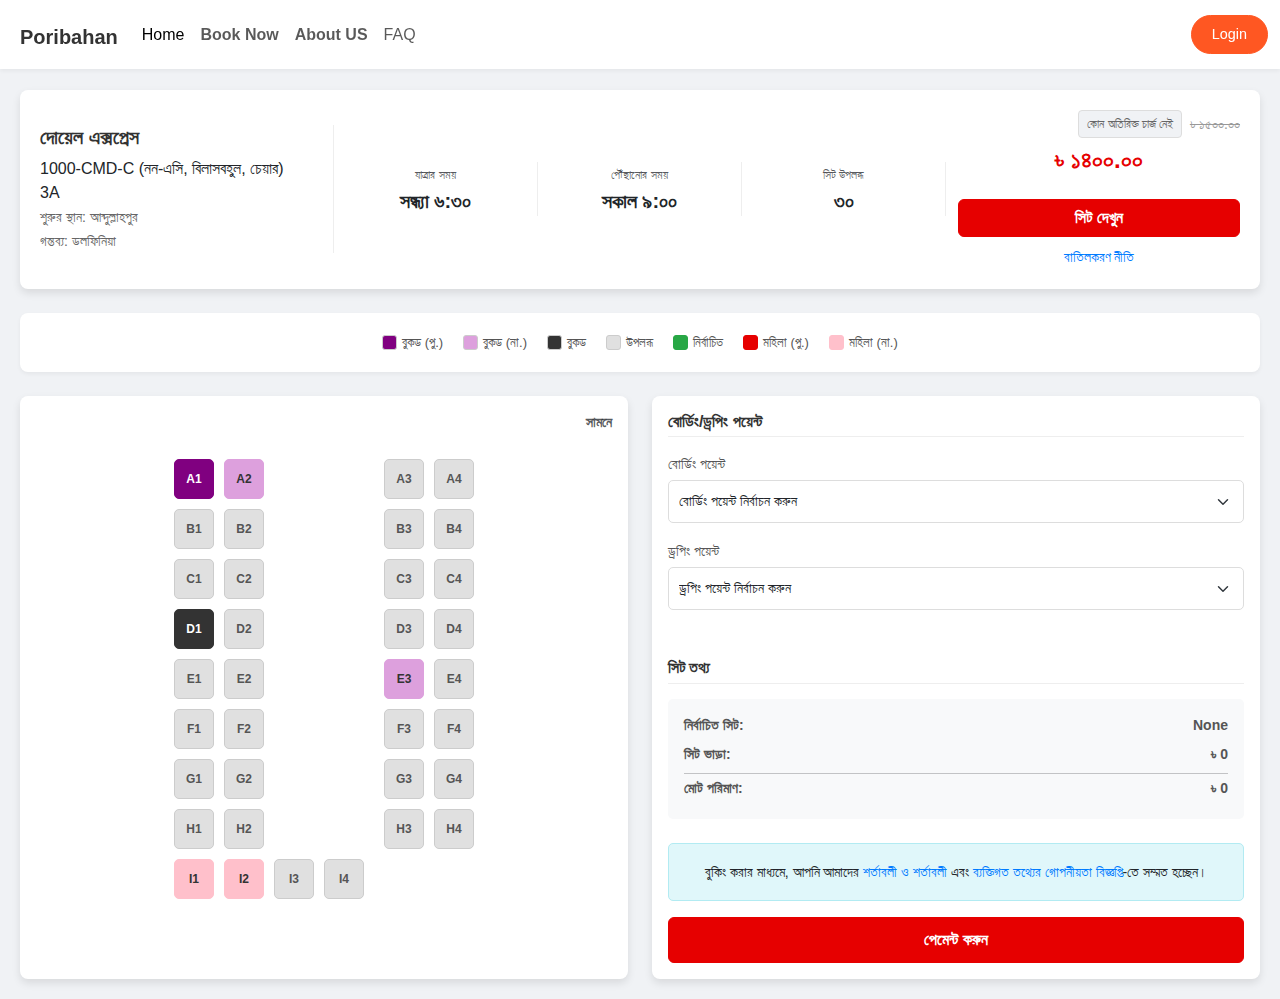
<file: BUS Ticket Booking/booking.html>
<!DOCTYPE html>
<html lang="bn">
<head>
    <meta charset="UTF-8">
    <meta name="viewport" content="width=device-width, initial-scale=1.0">
    <title>অনলাইন টিকিট বুকিং</title>
    <link href="https://cdn.jsdelivr.net/npm/bootstrap@5.3.3/dist/css/bootstrap.min.css" rel="stylesheet" integrity="sha384-QWTKZyjpPEjISv5WaRU9OFeRpok6YctnYmDr5pNlyT2bRjXh0JMhjY6hW+ALEwIH" crossorigin="anonymous">
    <link rel="stylesheet" href="https://cdnjs.cloudflare.com/ajax/libs/font-awesome/6.5.2/css/all.min.css" integrity="sha512-SnH5WK+bZxgPHs44uWIX+LLJAJ9/2PkPKZ5QiAj6Ta86w+fsb2TkcmfRyVX3pBnMFcV7oQPJkl9QevSCWr3W6A==" crossorigin="anonymous" referrerpolicy="no-referrer" />
<style>
    body {
    font-family: Arial, sans-serif;
    background-color: #f0f2f5;
    padding-top: 70px; /* Adjusted for fixed navbar */
}

/* Header Section */
.header {
    background-color: #e60000;
    color: white;
    padding: 10px 0;
    font-size: 14px;
}

.bus-icon {
    height: 20px;
    width: auto;
}

.more-info-link {
    color: white;
    text-decoration: none;
    font-size: 13px;
}

.more-info-link:hover {
    text-decoration: underline;
    color: white;
}

/* Main Content */
.main-content {
    padding: 20px;
}

.bus-details-card {
    border: none;
    border-radius: 8px;
    box-shadow: 0 4px 8px rgba(0, 0, 0, 0.1);
}

.bus-details-card .card-body {
    padding: 20px;
}

.bus-details-card .border-end {
    border-right: 1px solid #eee !important;
}

.bus-details-card .card-title {
    color: #333;
    font-weight: bold;
    font-size: 20px;
}

.bus-details-card .card-text small {
    color: #666;
}

.bus-details-card .text-muted {
    font-size: 12px;
}

.bus-details-card .fs-5 {
    font-size: 1.25rem !important;
}

.price-strike-through {
    text-decoration: line-through;
    color: #999;
    font-size: 14px;
}

.price-display {
    color: #e60000;
    font-weight: bold;
    font-size: 24px;
}

.btn-danger {
    background-color: #e60000;
    border-color: #e60000;
    font-weight: bold;
}

.btn-danger:hover {
    background-color: #cc0000;
    border-color: #cc0000;
}

.btn-light {
    background-color: #f0f2f5;
    border-color: #ddd;
    color: #666;
    font-size: 12px;
}

.cancellation-policy-link {
    color: #007bff;
    text-decoration: none;
}

.cancellation-policy-link:hover {
    text-decoration: underline;
}

/* Seat Legend */
.seat-legend {
    background-color: #fff;
    border-radius: 8px;
    padding: 15px;
    box-shadow: 0 2px 4px rgba(0, 0, 0, 0.05);
    display: flex;
    justify-content: center;
    flex-wrap: wrap;
}

.legend-item {
    display: flex;
    align-items: center;
    font-size: 13px;
    color: #555;
    margin: 5px 10px;
}

.color-box {
    width: 15px;
    height: 15px;
    border: 1px solid #ccc;
    margin-right: 5px;
    border-radius: 3px;
}

.color-box.purple { background-color: #800080; }
.color-box.light-purple { background-color: #dda0dd; }
.color-box.black { background-color: #333; }
.color-box.light-grey { background-color: #e0e0e0; }
.color-box.green { background-color: #28a745; border-color: #28a745; }
.color-box.red { background-color: #e60000; border-color: #e60000; }
.color-box.pink { background-color: #ffc0cb; border-color: #ffc0cb; }

/* Seat Map Card */
.seat-map-card {
    border: none;
    border-radius: 8px;
    box-shadow: 0 4px 8px rgba(0, 0, 0, 0.1);
    height: 100%;
}

.small-bus-icon {
    height: 30px;
    width: auto;
}

.seat-grid {
    display: flex;
    justify-content: center;
    gap: 20px;
    padding-top: 10px;
}

.seat-column {
    display: flex;
    flex-direction: column;
    gap: 10px;
}

.seat-row {
    display: flex;
    gap: 10px;
}

.seat {
    width: 40px;
    height: 40px;
    border: 1px solid #ccc;
    border-radius: 5px;
    display: flex;
    justify-content: center;
    align-items: center;
    font-size: 12px;
    cursor: pointer;
    background-color: #e0e0e0; /* Available seat color */
    color: #555;
    transition: all 0.2s ease-in-out;
    font-weight: bold;
}

.seat-placeholder {
    width: 40px;
    height: 40px;
    visibility: hidden;
}

/* Seat states */
.seat.selected {
    background-color: #28a745;
    border-color: #28a745;
    color: white;
}
.seat.booked {
    background-color: #333;
    border-color: #333;
    color: white;
    cursor: not-allowed;
}
.seat.booked-m {
    background-color: #800080;
    border-color: #800080;
    color: white;
    cursor: not-allowed;
}
.seat.booked-f {
    background-color: #dda0dd;
    border-color: #dda0dd;
    color: #333;
    cursor: not-allowed;
}
.seat.ladies-m {
    background-color: #e60000;
    border-color: #e60000;
    color: white;
    cursor: not-allowed;
}
.seat.ladies-f {
    background-color: #ffc0cb;
    border-color: #ffc0cb;
    color: #333;
    cursor: not-allowed;
}

/* Form Card */
.form-card {
    border: none;
    border-radius: 8px;
    box-shadow: 0 4px 8px rgba(0, 0, 0, 0.1);
    height: 100%;
}

.form-section-title {
    font-weight: bold;
    color: #333;
    margin-bottom: 15px;
    padding-bottom: 5px;
    border-bottom: 1px solid #eee;
}

.form-label {
    font-size: 14px;
    color: #555;
    margin-bottom: 5px;
}

.form-control, .form-select {
    border-radius: 5px;
    border: 1px solid #ddd;
    padding: 10px;
    font-size: 14px;
}

.submit-btn {
    font-size: 16px;
    padding: 10px;
}

.info-text {
    font-size: 13px;
    color: #666;
    background-color: #f8f9fa;
    border-left: 4px solid #e60000;
    padding: 10px;
    border-radius: 4px;
    line-height: 1.4;
}

.click-here-link {
    color: #007bff;
    text-decoration: none;
    font-weight: bold;
}

.click-here-link:hover {
    text-decoration: underline;
}

.seat-info-box {
    background-color: #f8f9fa;
    border-radius: 5px;
}

.seat-info-box p {
    font-size: 14px;
    color: #555;
    font-weight: bold;
}

.seat-info-box .fas {
    color: #999;
    font-size: 12px;
}

.agreement-box {
    background-color: #e0f7fa;
    border: 1px solid #b2ebf2;
    border-radius: 5px;
}

.agreement-box a {
    color: #007bff;
    text-decoration: none;
}

.agreement-box a:hover {
    text-decoration: underline;
}

/* Navbar css */
 .navbar {
    background-color: #fff;
    box-shadow: 0 2px 4px rgba(0,0,0,.05);
    position: fixed;
    width:100%;
    top: 0;
    left: 0;
    z-index: 1000;
}
.navbar-brand {
    font-weight: 700;
    color: #333;
}
.d-flex .btn-login-custom{
    background-color: #ff5722;
    border-color: #ff5722;
    color: #fff;
    border-radius: 20px;
    padding: 8px 20px;
    font-size: 0.9rem;
}

/* Media Queries for Responsiveness */
@media (max-width: 768px) {
    .bus-details-card .border-end {
        border-right: none !important;
        border-bottom: 1px solid #eee !important;
        padding-bottom: 15px;
        margin-bottom: 15px;
    }
    .bus-details-card .col-md-3,
    .bus-details-card .col-md-2 {
        text-align: left !important;
    }
    .bus-details-card .price-display {
        text-align: left;
    }
    .bus-details-card .d-flex.justify-content-end {
        justify-content: flex-start !important;
    }
    .seat-grid {
        flex-direction: column;
        align-items: center;
    }
    .seat-column {
        width: 100%;
        align-items: center;
    }
}

@media (max-width: 576px) {
    .header-text {
        font-size: 12px;
    }
    .more-info-link {
        font-size: 11px;
    }
    .legend-item {
        margin: 3px 5px;
        font-size: 12px;
    }
    .seat {
        width: 35px;
        height: 35px;
    }
    .seat-placeholder {
        width: 35px;
        height: 35px;
    }
}

</style>
</head>
<body>

    <header>
    <nav class="navbar navbar-expand-lg">
        <div class="container-fluid">
            <a class="navbar-brand" href="#">
                <i class="fas fa-bus-alt me-2" style="color: #ff5722; font-size: 1.8rem;"></i>Poribahan
            </a>
            <button class="navbar-toggler" type="button" data-bs-toggle="collapse" data-bs-target="#navbarNav" aria-controls="navbarNav" aria-expanded="false" aria-label="Toggle navigation">
                <span class="navbar-toggler-icon"></span>
            </button>
            <div class="collapse navbar-collapse" id="navbarNav">
                <ul class="navbar-nav me-auto mb-2 mb-lg-0">
                    <li class="nav-item">
                        <a class="nav-link active" aria-current="page" href="index.html">Home</a>
                    </li>
                    <li class="nav-item">
                        <a class="nav-link" href="booking.html"><strong>Book Now</strong></a>
                    </li>
                    <li class="nav-item">
                        <a class="nav-link" href="AboutUS.html"><strong>About US</strong></a>
                    </li>
                    <li class="nav-item">
                        <a class="nav-link" href="#">FAQ</a>
                    </li>
                </ul>
                <div class="d-flex">
                    <button class="btn btn-login-custom" type="submit" id="loginButton">Login <i class="fas fa-user-circle"></i></button>
                </div>
            </div>
        </div>
    </nav>
    </header>

    <div class="container-fluid main-content">
        <div class="card bus-details-card">
            <div class="card-body">
                <div class="row align-items-center">
                    <div class="col-md-3 border-end">
                        <h5 class="card-title">দোয়েল এক্সপ্রেস</h5>
                        <p class="card-text mb-0">1000-CMD-C (নন-এসি, বিলাসবহুল, চেয়ার)</p>
                        <p class="card-text mb-0">3A</p>
                        <p class="card-text mb-0"><small>শুরুর স্থান: আব্দুল্লাহপুর</small></p>
                        <p class="card-text"><small>গন্তব্য: ডলফিনিয়া</small></p>
                    </div>
                    <div class="col-md-2 text-center border-end">
                        <small class="text-muted">যাত্রার সময়</small>
                        <p class="mb-0 fs-5 fw-bold">সন্ধ্যা ৬:৩০</p>
                    </div>
                    <div class="col-md-2 text-center border-end">
                        <small class="text-muted">পৌঁছানোর সময়</small>
                        <p class="mb-0 fs-5 fw-bold">সকাল ৯:০০</p>
                    </div>
                    <div class="col-md-2 text-center border-end">
                        <small class="text-muted">সিট উপলব্ধ</small>
                        <p class="mb-0 fs-5 fw-bold">৩০</p>
                    </div>
                    <div class="col-md-3 text-center">
                        <div class="d-flex align-items-center justify-content-end mb-2">
                            <button class="btn btn-light btn-sm me-2">কোন অতিরিক্ত চার্জ নেই</button>
                            <span class="price-strike-through">৳ ১৫০০.০০</span>
                        </div>
                        <h4 class="price-display">৳ ১৪০০.০০</h4>
                        <button class="btn btn-danger btn-block mt-3 w-100">সিট দেখুন</button>
                        <p class="mt-2 mb-0"><small><a href="#" class="cancellation-policy-link">বাতিলকরণ নীতি</a></small></p>
                    </div>
                </div>
            </div>
        </div>

        <div class="seat-legend mt-4">
            <div class="legend-item"><div class="color-box purple"></div><span>বুকড (পু.)</span></div>
            <div class="legend-item"><div class="color-box light-purple"></div><span>বুকড (না.)</span></div>
            <div class="legend-item"><div class="color-box black"></div><span>বুকড</span></div>
            <div class="legend-item"><div class="color-box light-grey"></div><span>উপলব্ধ</span></div>
            <div class="legend-item"><div class="color-box green"></div><span>নির্বাচিত</span></div>
            <div class="legend-item"><div class="color-box red"></div><span>মহিলা (পু.)</span></div>
            <div class="legend-item"><div class="color-box pink"></div><span>মহিলা (না.)</span></div>
        </div>

        <div class="row mt-4">
            <div class="col-lg-6 mb-4 mb-lg-0">
                <div class="card seat-map-card p-3">
                    <div class="d-flex justify-content-between align-items-center mb-3">
                        <i class="fas fa-couch fa-2x"></i> <div class="text-muted small fw-bold">সামনে</div>
                    </div>
                    <div class="seat-grid">
                        <div class="seat-column">
                            <div class="seat-row"><div class="seat booked-m">A1</div><div class="seat booked-f">A2</div></div>
                            <div class="seat-row"><div class="seat">B1</div><div class="seat">B2</div></div>
                            <div class="seat-row"><div class="seat">C1</div><div class="seat">C2</div></div>
                            <div class="seat-row"><div class="seat booked">D1</div><div class="seat">D2</div></div>
                            <div class="seat-row"><div class="seat">E1</div><div class="seat">E2</div></div>
                            <div class="seat-row"><div class="seat">F1</div><div class="seat">F2</div></div>
                            <div class="seat-row"><div class="seat">G1</div><div class="seat">G2</div></div>
                            <div class="seat-row"><div class="seat">H1</div><div class="seat">H2</div></div>
                            <div class="seat-row"><div class="seat ladies-f">I1</div><div class="seat ladies-f">I2</div><div class="seat">I3</div><div class="seat">I4</div></div>
                        </div>
                        <div class="seat-column">
                            <div class="seat-row"><div class="seat">A3</div><div class="seat">A4</div></div>
                            <div class="seat-row"><div class="seat">B3</div><div class="seat">B4</div></div>
                            <div class="seat-row"><div class="seat">C3</div><div class="seat">C4</div></div>
                            <div class="seat-row"><div class="seat">D3</div><div class="seat">D4</div></div>
                            <div class="seat-row"><div class="seat booked-f">E3</div><div class="seat">E4</div></div>
                            <div class="seat-row"><div class="seat">F3</div><div class="seat">F4</div></div>
                             <div class="seat-row"><div class="seat">G3</div><div class="seat">G4</div></div>
                            <div class="seat-row"><div class="seat">H3</div><div class="seat">H4</div></div>
                        </div>
                    </div>
                </div>
            </div>

            <div class="col-lg-6">
                <div class="card p-3 form-card">
                    <h6 class="form-section-title">বোর্ডিং/ড্রপিং পয়েন্ট</h6>
                    <div class="mb-3">
                        <label for="boardingPoint" class="form-label">বোর্ডিং পয়েন্ট</label>
                        <select class="form-select" id="boardingPoint">
                            <option selected>বোর্ডিং পয়েন্ট নির্বাচন করুন</option>
                            <option value="1">আব্দুল্লাহপুর</option>
                            <option value="2">এয়ারপোর্ট</option>
                            <option value="3">মহাখালী</option>
                        </select>
                    </div>
                    <div class="mb-4">
                        <label for="droppingPoint" class="form-label">ড্রপিং পয়েন্ট</label>
                        <select class="form-select" id="droppingPoint">
                            <option selected>ড্রপিং পয়েন্ট নির্বাচন করুন</option>
                            <option value="1">ডলফিনিয়া</option>
                            <option value="2">কক্সবাজার</option>
                            <option value="3">টেকনাফ</option>
                        </select>
                    </div>

                    <h6 class="form-section-title mt-4">সিট তথ্য</h6>
                    <div class="seat-info-box p-3">
                        <p class="mb-2">নির্বাচিত সিট: <span class="float-end" id="selected-seats">None</span></p>
                        <p class="mb-2">সিট ভাড়া: <span class="float-end" id="seat-fare">৳ 0</span></p>
                        <hr class="my-1">
                        <p class="mb-1 fw-bold">মোট পরিমাণ: <span class="float-end" id="total-fare">৳ 0</span></p>
                    </div>

                    <div class="agreement-box mt-4 p-3 text-center">
                        <p class="mb-0"><small>বুকিং করার মাধ্যমে, আপনি আমাদের <a href="#">শর্তাবলী ও শর্তাবলী</a> এবং <a href="#">ব্যক্তিগত তথ্যের গোপনীয়তা বিজ্ঞপ্তি</a>-তে সম্মত হচ্ছেন।</small></p>
                    </div>

                    <button class="btn btn-danger submit-btn w-100 mt-3">পেমেন্ট করুন</button>

                </div>
            </div>
        </div>
    </div>

    <script src="https://cdn.jsdelivr.net/npm/bootstrap@5.3.3/dist/js/bootstrap.bundle.min.js" integrity="sha384-YvpcrYf0tY3lHB60NNkmXc5s9fDVZLESaAA55NDzOxhy9GkcIdslK1eN7N6jIeHz" crossorigin="anonymous"></script>

<script>
// Wait for the DOM to be fully loaded before running the script
document.addEventListener('DOMContentLoaded', () => {

    const seatGrid = document.querySelector('.seat-grid');
    const selectedSeatsEl = document.getElementById('selected-seats');
    const seatFareEl = document.getElementById('seat-fare');
    const totalFareEl = document.getElementById('total-fare');

    const seatPrice = 1400; // Price per seat

    // Function to update the fare calculation and selected seats display
    const updateSelection = () => {
        const selectedSeats = document.querySelectorAll('.seat.selected');
        const selectedSeatsCount = selectedSeats.length;

        // Create an array of seat numbers from the selected seats
        const seatsIndexArray = Array.from(selectedSeats).map(seat => seat.innerText);
        
        // Update the display for selected seat numbers
        if (seatsIndexArray.length > 0) {
            selectedSeatsEl.innerText = seatsIndexArray.join(', ');
        } else {
            selectedSeatsEl.innerText = 'None';
        }

        // Calculate and update the total fare
        const currentFare = selectedSeatsCount * seatPrice;
        seatFareEl.innerText = `৳ ${currentFare}`;
        totalFareEl.innerText = `৳ ${currentFare}`;
    };

    // Add a single event listener to the seat grid for efficiency (Event Delegation)
    seatGrid.addEventListener('click', (e) => {
        // Check if the clicked element is a seat and is not already booked/reserved
        if (e.target.classList.contains('seat') && 
            !e.target.classList.contains('booked') &&
            !e.target.classList.contains('booked-m') &&
            !e.target.classList.contains('booked-f') &&
            !e.target.classList.contains('ladies-m') && // Assuming men cannot book ladies' seats
            !e.target.classList.contains('ladies-f')) {

            // Toggle the 'selected' class on the clicked seat
            e.target.classList.toggle('selected');
            
            // Update the display and fare
            updateSelection();
        }
    });
    
    // Initial call to set the display correctly on page load
    updateSelection();
});

// Redirect to login page on button click
document.getElementById("loginButton").addEventListener("click", function() {
    // You can change "login.html" to your actual login page URL
    window.location.href = "#"; 
});

</script>

</body>
</html>
</file>
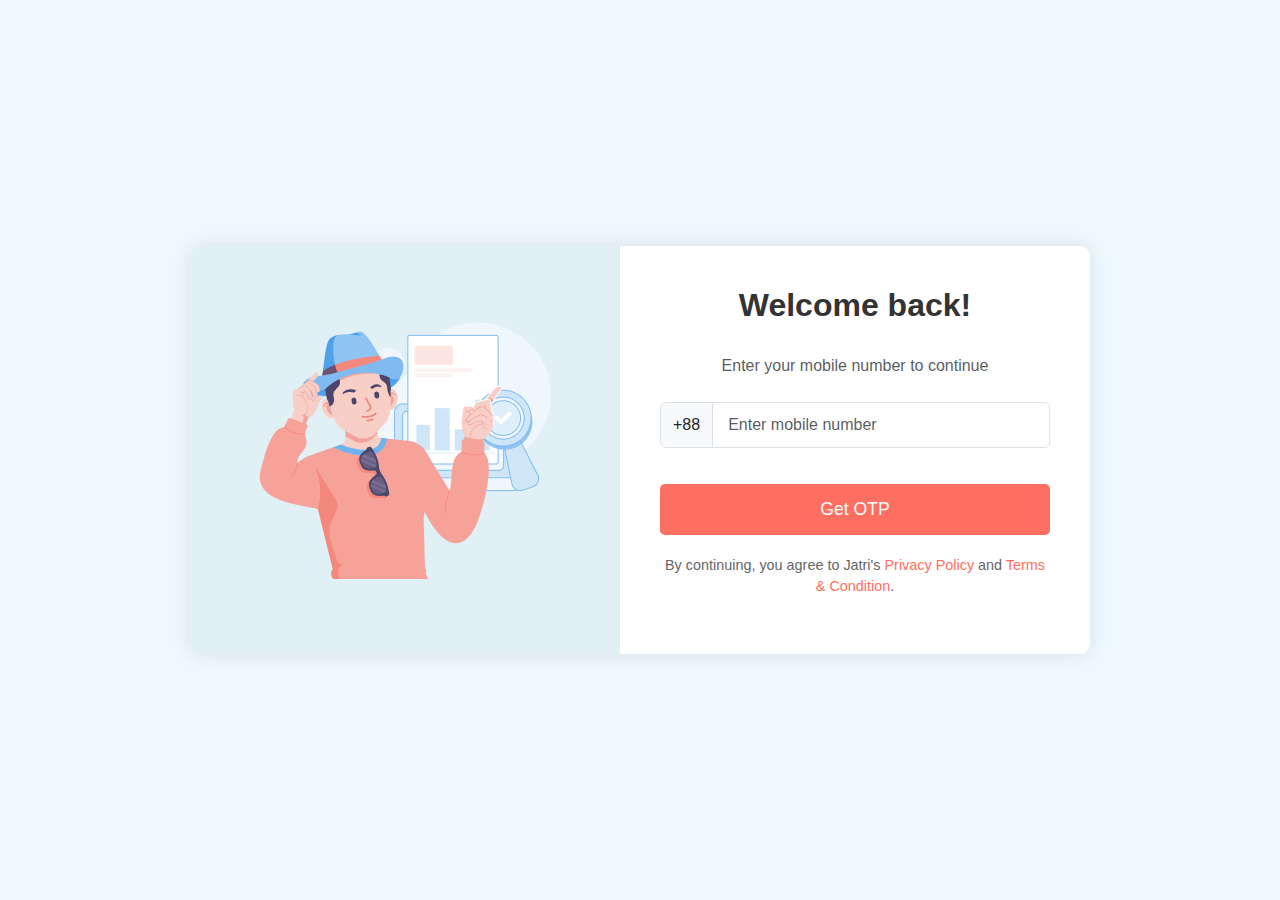
<file: BUS Ticket Booking/login.html>
<!DOCTYPE html>
<html lang="en">
<head>
    <meta charset="UTF-8">
    <meta name="viewport" content="width=device-width, initial-scale=1.0">
    <title>Login - Jatri</title>
    <link href="https://cdn.jsdelivr.net/npm/bootstrap@5.3.0/dist/css/bootstrap.min.css" rel="stylesheet">
    <style>
        body {
            font-family: sans-serif;
            background-color: #f0f8ff; /* Light blue background similar to your image */
            display: flex;
            justify-content: center;
            align-items: center;
            min-height: 100vh;
            margin: 0;
        }
        .login-container {
            display: flex;
            background-color: white;
            border-radius: 10px;
            box-shadow: 0 0 20px rgba(0, 0, 0, 0.1);
            overflow: hidden;
            max-width: 900px;
            width: 90%;
        }
        .login-illustration {
            flex: 1;
            background-color: #e0f0f5; /* Slightly darker blue for the illustration background */
            display: flex;
            justify-content: center;
            align-items: center;
            padding: 20px;
            position: relative;
        }
        .login-illustration img {
            max-width: 100%;
            height: auto;
            display: block;
        }
        .login-form-card {
            flex: 1;
            padding: 40px;
            display: flex;
            flex-direction: column;
            justify-content: center;
        }
        .login-form-card h2 {
            margin-bottom: 30px;
            font-weight: bold;
            color: #333;
        }
        .form-control {
            border-radius: 5px;
            padding: 10px 15px;
        }
        .btn-otp {
            background-color: #ff6f61; /* Example button color from your image */
            color: white;
            border: none;
            padding: 12px 20px;
            border-radius: 5px;
            font-size: 1.1rem;
            width: 100%;
            margin-top: 20px;
        }
        .btn-otp:hover {
            background-color: #e65c50;
            color: white;
        }
        .privacy-terms {
            font-size: 0.9rem;
            margin-top: 20px;
            color: #666;
            text-align: center;
        }
        .privacy-terms a {
            color: #ff6f61;
            text-decoration: none;
        }
        .privacy-terms a:hover {
            text-decoration: underline;
        }

        /* Responsive adjustments */
        @media (max-width: 768px) {
            .login-container {
                flex-direction: column;
            }
            .login-illustration {
                display: none; /* Hide illustration on small screens for simplicity */
            }
            .login-form-card {
                padding: 30px;
            }
        }
    </style>
</head>
<body>
    

    <div class="login-container">
        <div class="login-illustration">
            <img src="images/test/login.png" alt="Login Illustration"> </div>
        <div class="login-form-card">
            <h2 class="text-center">Welcome back!</h2>
            <p class="text-center text-muted mb-4">Enter your mobile number to continue</p>
            <form>
                <div class="mb-3">
                    <div class="input-group">
                        <span class="input-group-text">+88</span>
                        <input type="tel" class="form-control" placeholder="Enter mobile number">
                    </div>
                </div>
                <button type="submit" class="btn btn-otp">Get OTP</button>
            </form>
            <p class="privacy-terms">
                By continuing, you agree to Jatri's <a href="#">Privacy Policy</a> and <a href="#">Terms & Condition</a>.
            </p>
        </div>
    </div>

    <script src="https://cdn.jsdelivr.net/npm/bootstrap@5.3.0/dist/js/bootstrap.bundle.min.js"></script>
</body>
</html>
</file>
